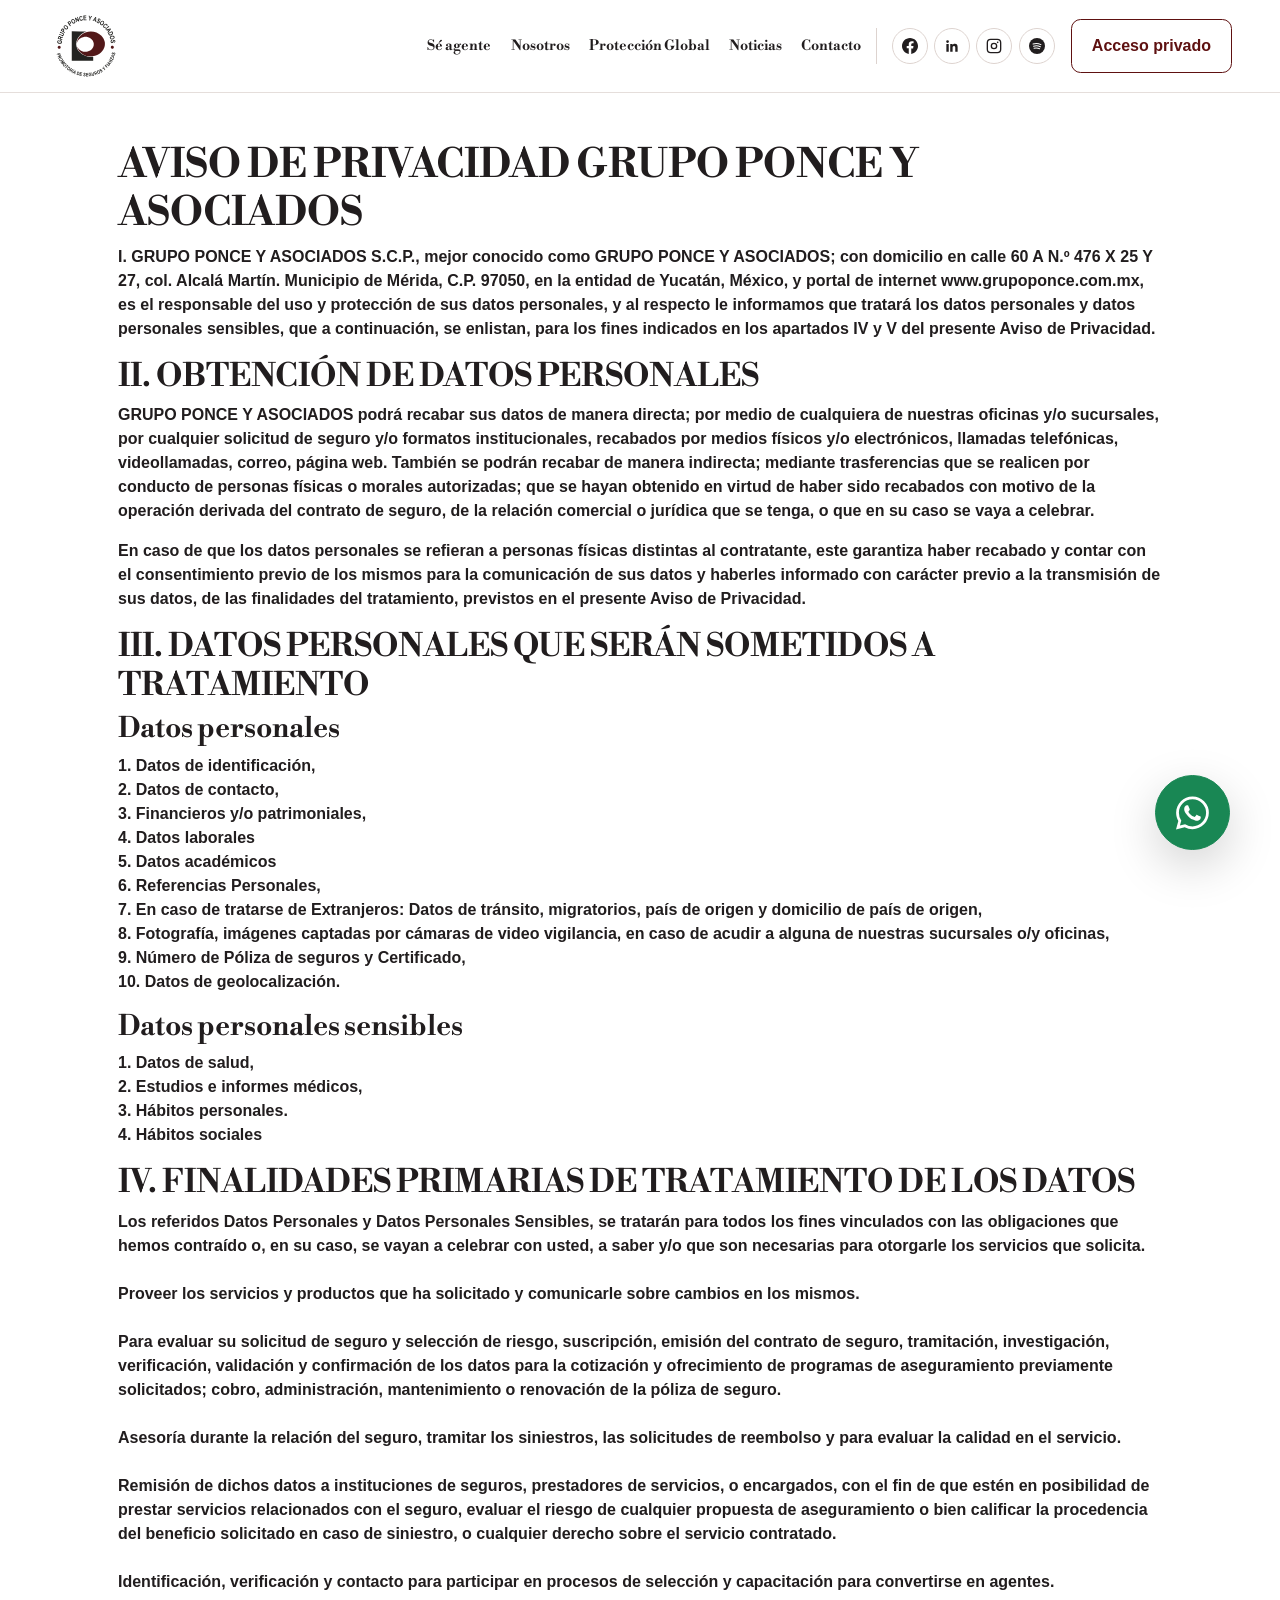
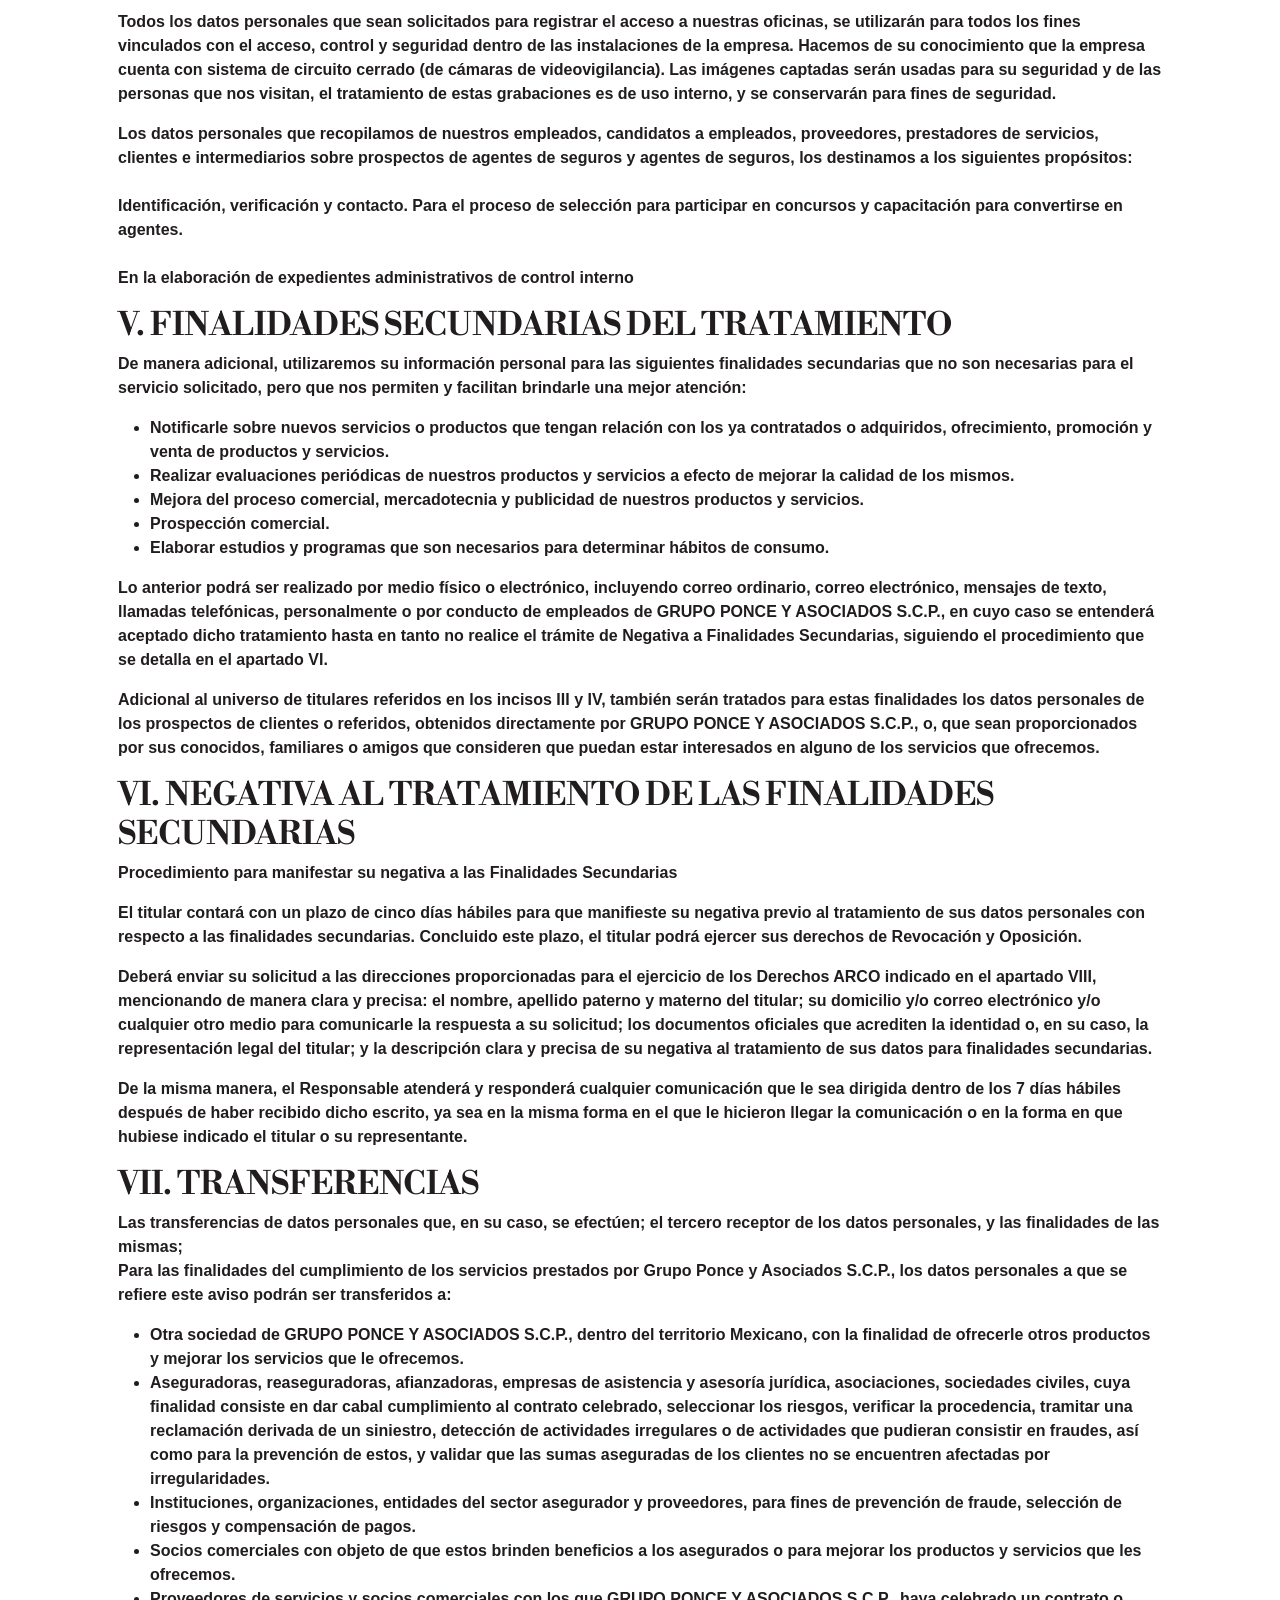
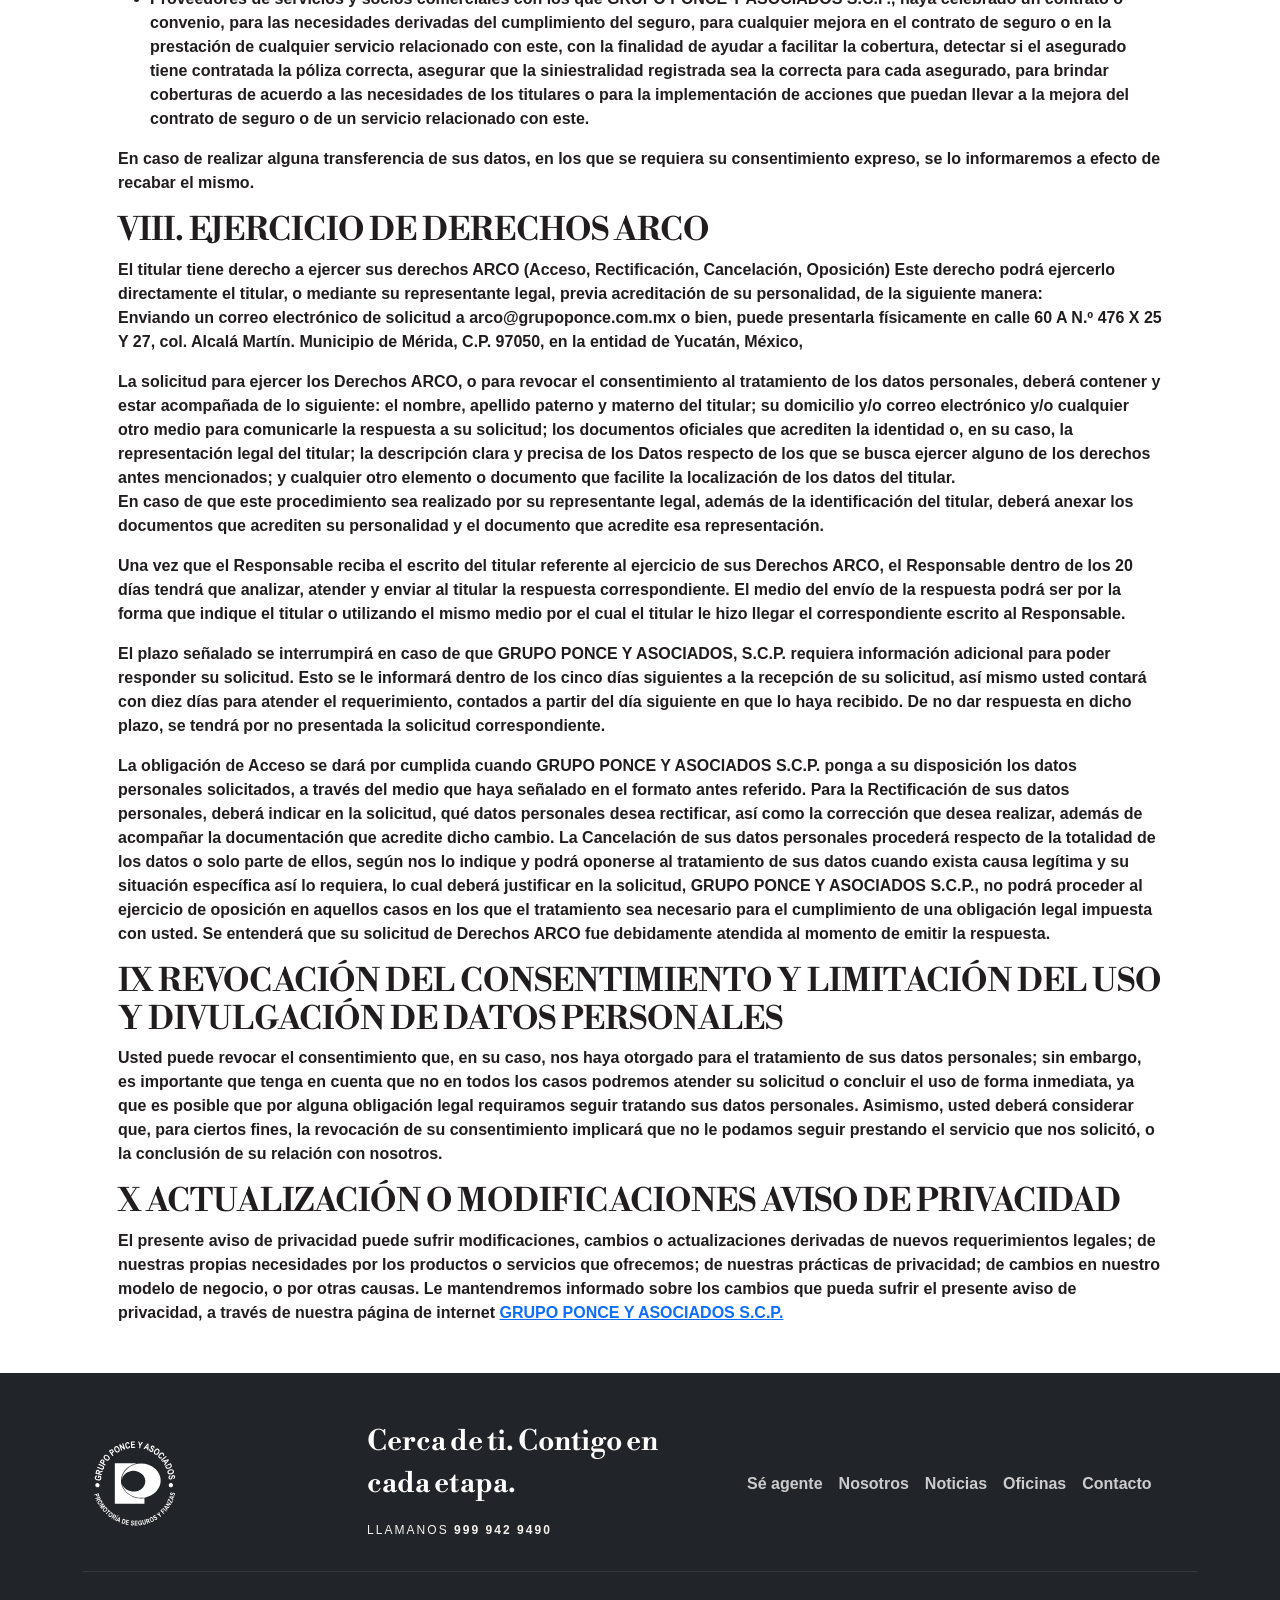
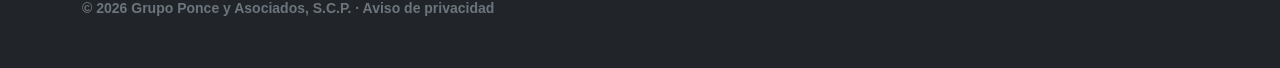
<file: pages/avpriv.html>
<!DOCTYPE html>
<html lang="es-MX">
  <head>
    <!-- Google tag (gtag.js) -->
    <script async src="https://www.googletagmanager.com/gtag/js?id=G-E01X7MD95J"></script>
    <script>
      window.dataLayer = window.dataLayer || [];
      function gtag(){dataLayer.push(arguments);}
      gtag('js', new Date());

      gtag('config', 'G-E01X7MD95J');
    </script>
    <meta charset="utf-8" />
    <meta name="viewport" content="width=device-width, initial-scale=1" />
    <meta
      name="description"
      content="Grupo Ponce y Asociados: asesoría en seguros y desarrollo de agentes profesionales."
    />
    <meta name="theme-color" content="#5E1111" />
    <title>Grupo Ponce y Asociados</title>
    <link rel="icon" type="image/x-icon" href="../images/logo-sin-SCP.svg" />
    <link rel="preconnect" href="https://fonts.googleapis.com" />
    <link rel="preconnect" href="https://fonts.gstatic.com" crossorigin />
    <link
      href="https://fonts.googleapis.com/css2?family=Libre+Bodoni:wght@600;700&display=swap"
      rel="stylesheet"
    />
    <link
      href="https://cdn.jsdelivr.net/npm/bootstrap@5.3.3/dist/css/bootstrap.min.css"
      rel="stylesheet"
    />
    <link rel="stylesheet" href="../src/style.css">
  </head>
  <body>
    <a
      class="visually-hidden-focusable position-fixed top-0 start-0 bg-dark text-white p-3"
      style="z-index:2000"
      href="#contenido"
      >Saltar al contenido</a>

    <nav
      class="navbar navbar-expand-xl sticky-top"
      aria-label="Navegación principal"
    >
      <div class="container-fluid px-3 px-lg-5">
        <a
          class="navbar-brand p-0"
          href="../index.html"
          aria-label="Grupo Ponce, inicio"
          ><img
            src="../src/images/logo-sin-SCP.svg"
            alt="Grupo Ponce y Asociados"
        /></a>
        <button
          class="navbar-toggler"
          type="button"
          data-bs-toggle="collapse"
          data-bs-target="#navbarMain"
          aria-controls="navbarMain"
          aria-expanded="false"
          aria-label="Abrir menú"
        >
          <span class="navbar-toggler-icon"></span>
        </button>
        <div class="collapse navbar-collapse" id="navbarMain">
          <ul class="navbar-nav ms-auto align-items-xl-center">
            <li class="nav-item">
              <a class="nav-link" href="../pages/seagente.html">Sé agente</a>
            </li>
            <li class="nav-item">
              <a class="nav-link" href="../pages/nosotros.html">Nosotros</a>
            </li>
            <li class="nav-item">
              <a class="nav-link" href="https://www.proteccionglobalfinanciera.com/"
                >Protección Global</a
              >
            </li>
            <li class="nav-item">
              <a class="nav-link" href="../pages/noticias.html">Noticias</a>
            </li>
            <li class="nav-item">
              <a class="nav-link interest-trigger" data-interest="Otro" href="../index.html#contacto">Contacto</a>
            </li>
          </ul>
          <div class="social-list" aria-label="Redes sociales">
            <a
              class="social-link"
              href="https://es-la.facebook.com/promotoriagrupoponce/"
              target="_blank"
              rel="noopener noreferrer"
              aria-label="Facebook"
              title="Facebook"
              ><svg viewBox="0 0 24 24" aria-hidden="true">
                <path
                  d="M24 12.073C24 5.405 18.627 0 12 0S0 5.405 0 12.073C0 18.1 4.388 23.094 10.125 24v-8.438H7.078v-3.49h3.047V9.413c0-3.025 1.792-4.697 4.533-4.697 1.313 0 2.686.236 2.686.236v2.973H15.83c-1.491 0-1.956.931-1.956 1.887v2.262h3.328l-.532 3.49h-2.796V24C19.612 23.094 24 18.1 24 12.073Z"
                /></svg></a>
            <a
              class="social-link"
              href="https://www.linkedin.com/in/grupo-ponce-y-asociados-a4617351"
              target="_blank"
              rel="noopener noreferrer"
              aria-label="LinkedIn"
              title="LinkedIn"
              ><svg viewBox="0 0 24 24" aria-hidden="true">
                <path
                  d="M20.447 20.452h-3.554v-5.569c0-1.328-.027-3.037-1.852-3.037-1.853 0-2.136 1.445-2.136 2.939v5.667H9.351V9h3.414v1.561h.046c.477-.9 1.637-1.85 3.37-1.85 3.601 0 4.267 2.37 4.267 5.455v6.286ZM5.337 7.433a2.062 2.062 0 1 1 0-4.124 2.062 2.062 0 0 1 0 4.124ZM3.555 9h3.564v11.452H3.555V9Z"
                /></svg></a>
            <a
              class="social-link"
              href="https://www.instagram.com/promotoriagrupoponce/"
              target="_blank"
              rel="noopener noreferrer"
              aria-label="Instagram"
              title="Instagram"
              ><svg viewBox="0 0 24 24" aria-hidden="true">
                <rect
                  x="2"
                  y="2"
                  width="20"
                  height="20"
                  rx="5"
                  fill="none"
                  stroke="currentColor"
                  stroke-width="2"
                />
                <circle
                  cx="12"
                  cy="12"
                  r="4"
                  fill="none"
                  stroke="currentColor"
                  stroke-width="2"
                />
                <circle cx="17.5" cy="6.5" r="1.25" /></svg></a>
            <a
              class="social-link"
              href="https://open.spotify.com/show/2k8UaspJMGut3fpUWNHZkK"
              target="_blank"
              rel="noopener noreferrer"
              aria-label="Spotify"
              title="Spotify"
              ><svg viewBox="0 0 24 24" aria-hidden="true">
                <circle cx="12" cy="12" r="12" />
                <path
                  class="spotify-wave"
                  d="M6.1 9.1c3.9-1.15 8.25-.86 11.8.81M6.8 12.3c3.37-.92 7.17-.65 10.25.75M7.5 15.35c2.76-.7 5.82-.47 8.5.66"
                  fill="none"
                  stroke-linecap="round"
                  stroke-width="1.55"
                /></svg></a>
          </div>
          <button
            class="btn btn-outline-primary ms-xl-3"
            type="button"
            data-bs-toggle="modal"
            data-bs-target="#accessModal"
          >
            Acceso privado
          </button>
        </div>
      </div>
    </nav>


    <main id="contenido">
        <section id="Aviso-de-privacidad">
    <div class="container my-5 px-5">
      <h1>AVISO DE PRIVACIDAD GRUPO PONCE Y ASOCIADOS</h1>
      <p>I. GRUPO PONCE Y ASOCIADOS S.C.P., mejor conocido como GRUPO PONCE Y ASOCIADOS; con domicilio en calle 60 A N.º 476 X 25 Y 27, col. Alcalá Martín. Municipio de Mérida, C.P. 97050, en la entidad de Yucatán, México, y portal de internet www.grupoponce.com.mx, es el responsable del uso y protección de sus datos personales, y al respecto le informamos que tratará los datos personales y datos personales sensibles, que a continuación, se enlistan, para los fines indicados en los apartados IV y V del presente Aviso de Privacidad.</p>
        <h2>II. OBTENCIÓN DE DATOS PERSONALES</h2>
        <p>GRUPO PONCE Y ASOCIADOS podrá recabar sus datos de manera directa; por medio de cualquiera de nuestras oficinas y/o sucursales, por cualquier solicitud de seguro y/o formatos institucionales, recabados por medios físicos y/o electrónicos, llamadas telefónicas, videollamadas, correo, página web. También se podrán recabar de manera indirecta; mediante trasferencias que se realicen por conducto de personas físicas o morales autorizadas; que se hayan obtenido en virtud de haber sido recabados con motivo de la operación derivada del contrato de seguro, de la relación comercial o jurídica que se tenga, o que en su caso se vaya a celebrar.</p>
        <p>En caso de que los datos personales se refieran a personas físicas distintas al contratante, este garantiza haber recabado y contar con el consentimiento previo de los mismos para la comunicación de sus datos y haberles informado con carácter previo a la transmisión de sus datos, de las finalidades del tratamiento, previstos en el presente Aviso de Privacidad.</p>
        <h2>III. DATOS PERSONALES QUE SERÁN SOMETIDOS A TRATAMIENTO</h2>
        <h3>Datos personales</h3>
        <p>
          1. Datos de identificación,
          <br aria-hidden />
          2. Datos de contacto,
          <br aria-hidden />
          3. Financieros y/o patrimoniales,
          <br aria-hidden />
          4. Datos laborales
          <br aria-hidden />
          5. Datos académicos
          <br aria-hidden />
          6. Referencias Personales,
          <br aria-hidden />
          7. En caso de tratarse de Extranjeros: Datos de tránsito, migratorios, país de origen y domicilio de país de origen,
          <br aria-hidden />
          8. Fotografía, imágenes captadas por cámaras de video vigilancia, en caso de acudir a alguna de nuestras sucursales o/y oficinas,
          <br aria-hidden />
          9. Número de Póliza de seguros y Certificado,
          <br aria-hidden />
          10. Datos de geolocalización.
          <br aria-hidden />
        </p>
        <h3>Datos personales sensibles</h3>
          1. Datos de salud,
          <br aria-hidden />
          2. Estudios e informes médicos,
          <br aria-hidden />
          3. Hábitos personales.
          <br aria-hidden />
          4. Hábitos sociales
        </p>
        <h2>IV. FINALIDADES PRIMARIAS DE TRATAMIENTO DE LOS DATOS</h2>
        <p>
          Los referidos Datos Personales y Datos Personales Sensibles, se tratarán para todos los fines vinculados con las obligaciones que hemos contraído o, en su caso, se vayan a celebrar con usted, a saber y/o que son necesarias para otorgarle los servicios que solicita.
          <br aria-hidden />
          <br aria-hidden />
          Proveer los servicios y productos que ha solicitado y comunicarle sobre cambios en los mismos.
          <br aria-hidden />
          <br aria-hidden />
          Para evaluar su solicitud de seguro y selección de riesgo, suscripción, emisión del contrato de seguro, tramitación, investigación, verificación, validación y confirmación de los datos para la cotización y ofrecimiento de programas de aseguramiento previamente solicitados; cobro, administración, mantenimiento o renovación de la póliza de seguro.
          <br aria-hidden />
          <br aria-hidden />
          Asesoría durante la relación del seguro, tramitar los siniestros, las solicitudes de reembolso y para evaluar la calidad en el servicio.
          <br aria-hidden />
          <br aria-hidden />
          Remisión de dichos datos a instituciones de seguros, prestadores de servicios, o encargados, con el fin de que estén en posibilidad de prestar servicios relacionados con el seguro, evaluar el riesgo de cualquier propuesta de aseguramiento o bien calificar la procedencia del beneficio solicitado en caso de siniestro, o cualquier derecho sobre el servicio contratado.
          <br aria-hidden />
          <br aria-hidden />
          Identificación, verificación y contacto para participar en procesos de selección y capacitación para convertirse en agentes.
        </p>
        <p>Todos los datos personales que sean solicitados para registrar el acceso a nuestras oficinas, se utilizarán para todos los fines vinculados con el acceso, control y seguridad dentro de las instalaciones de la empresa. Hacemos de su conocimiento que la empresa cuenta con sistema de circuito cerrado (de cámaras de videovigilancia). Las imágenes captadas serán usadas para su seguridad y de las personas que nos visitan, el tratamiento de estas grabaciones es de uso interno, y se conservarán para fines de seguridad.</p>
        <p>
          Los datos personales que recopilamos de nuestros empleados, candidatos a empleados, proveedores, prestadores de servicios, clientes e intermediarios sobre prospectos de agentes de seguros y agentes de seguros, los destinamos a los siguientes propósitos:
          <br aria-hidden />
          <br aria-hidden />
          Identificación, verificación y contacto. Para el proceso de selección para participar en concursos y capacitación para convertirse en agentes.
          <br aria-hidden />
          <br aria-hidden />
          En la elaboración de expedientes administrativos de control interno
        </p>
        <h2>V. FINALIDADES SECUNDARIAS DEL TRATAMIENTO</h2>
        <p>De manera adicional, utilizaremos su información personal para las siguientes finalidades secundarias que no son necesarias para el servicio solicitado, pero que nos permiten y facilitan brindarle una mejor atención:</p>
        <ul>
          <li>Notificarle sobre nuevos servicios o productos que tengan relación con los ya contratados o adquiridos, ofrecimiento, promoción y venta de productos y servicios.</li>
          <li>Realizar evaluaciones periódicas de nuestros productos y servicios a efecto de mejorar la calidad de los mismos.</li>
          <li>Mejora del proceso comercial, mercadotecnia y publicidad de nuestros productos y servicios.</li>
          <li>Prospección comercial.</li>
          <li>Elaborar estudios y programas que son necesarios para determinar hábitos de consumo.</li>
        </ul>
        </p>
        <p>Lo anterior podrá ser realizado por medio físico o electrónico, incluyendo correo ordinario, correo electrónico, mensajes de texto, llamadas telefónicas, personalmente o por conducto de empleados de GRUPO PONCE Y ASOCIADOS S.C.P., en cuyo caso se entenderá aceptado dicho tratamiento hasta en tanto no realice el trámite de Negativa a Finalidades Secundarias, siguiendo el procedimiento que se detalla en el apartado VI.</p>
        <p>Adicional al universo de titulares referidos en los incisos III y IV, también serán tratados para estas finalidades los datos personales de los prospectos de clientes o referidos, obtenidos directamente por GRUPO PONCE Y ASOCIADOS S.C.P., o, que sean proporcionados por sus conocidos, familiares o amigos que consideren que puedan estar interesados en alguno de los servicios que ofrecemos.</p>
        <h2>VI. NEGATIVA AL TRATAMIENTO DE LAS FINALIDADES SECUNDARIAS</h2>
            <p>
          Procedimiento para manifestar su negativa a las Finalidades Secundarias</p>
          
          <p>El titular contará con un plazo de cinco días hábiles para que manifieste su negativa previo al tratamiento de sus datos personales con respecto a las finalidades secundarias. Concluido este plazo, el titular podrá ejercer sus derechos de Revocación y Oposición.
          </p>
          <p>Deberá enviar su solicitud a las direcciones proporcionadas para el ejercicio de los Derechos ARCO indicado en el apartado VIII, mencionando de manera clara y precisa: el nombre, apellido paterno y materno del titular; su domicilio y/o correo electrónico y/o cualquier otro medio para comunicarle la respuesta a su solicitud; los documentos oficiales que acrediten la identidad o, en su caso, la representación legal del titular; y la descripción clara y precisa de su negativa al tratamiento de sus datos para finalidades secundarias.
          </p>
          <p>De la misma manera, el Responsable atenderá y responderá cualquier comunicación que le sea dirigida dentro de los 7 días hábiles después de haber recibido dicho escrito, ya sea en la misma forma en el que le hicieron llegar la comunicación o en la forma en que hubiese indicado el titular o su representante.
            </p>
        <h2>VII. TRANSFERENCIAS</h2>
        <p>
          Las transferencias de datos personales que, en su caso, se efectúen; el tercero receptor de los datos personales, y las finalidades de las mismas;
          <br aria-hidden />
          Para las finalidades del cumplimiento de los servicios prestados por Grupo Ponce y Asociados S.C.P., los datos personales a que se refiere este aviso podrán ser transferidos a:
        </p>
        <ul>
            <li>Otra sociedad de GRUPO PONCE Y ASOCIADOS S.C.P., dentro del territorio Mexicano, con la finalidad de ofrecerle otros productos y mejorar los servicios que le ofrecemos.</li>
            <li>Aseguradoras, reaseguradoras, afianzadoras, empresas de asistencia y asesoría jurídica, asociaciones, sociedades civiles, cuya finalidad consiste en dar cabal cumplimiento al contrato celebrado, seleccionar los riesgos, verificar la procedencia, tramitar una reclamación derivada de un siniestro, detección de actividades irregulares o de actividades que pudieran consistir en fraudes, así como para la prevención de estos, y validar que las sumas aseguradas de los clientes no se encuentren afectadas por irregularidades.</li>
            <li>Instituciones, organizaciones, entidades del sector asegurador y proveedores, para fines de prevención de fraude, selección de riesgos y compensación de pagos.</li>
            <li>Socios comerciales con objeto de que estos brinden beneficios a los asegurados o para mejorar los productos y servicios que les ofrecemos.</li>
            <li>Proveedores de servicios y socios comerciales con los que GRUPO PONCE Y ASOCIADOS S.C.P., haya celebrado un contrato o convenio, para las necesidades derivadas del cumplimiento del seguro, para cualquier mejora en el contrato de seguro o en la prestación de cualquier servicio relacionado con este, con la finalidad de ayudar a facilitar la cobertura, detectar si el asegurado tiene contratada la póliza correcta, asegurar que la siniestralidad registrada sea la correcta para cada asegurado, para brindar coberturas de acuerdo a las necesidades de los titulares o para la implementación de acciones que puedan llevar a la mejora del contrato de seguro o de un servicio relacionado con este.</li>
        </ul>
        <p>En caso de realizar alguna transferencia de sus datos, en los que se requiera su consentimiento expreso, se lo informaremos a efecto de recabar el mismo.</p>
        <h2>VIII. EJERCICIO DE DERECHOS ARCO</h2>
        <p>
          El titular tiene derecho a ejercer sus derechos ARCO (Acceso, Rectificación, Cancelación, Oposición) Este derecho podrá ejercerlo directamente el titular, o mediante su representante legal, previa acreditación de su personalidad, de la siguiente manera:
          <br aria-hidden />
          Enviando un correo electrónico de solicitud a arco@grupoponce.com.mx o bien, puede presentarla físicamente en calle 60 A N.º 476 X 25 Y 27, col. Alcalá Martín. Municipio de Mérida, C.P. 97050, en la entidad de Yucatán, México,
        </p>
        <p>
          La solicitud para ejercer los Derechos ARCO, o para revocar el consentimiento al tratamiento de los datos personales, deberá contener y estar acompañada de lo siguiente: el nombre, apellido paterno y materno del titular; su domicilio y/o correo electrónico y/o cualquier otro medio para comunicarle la respuesta a su solicitud; los documentos oficiales que acrediten la identidad o, en su caso, la representación legal del titular; la descripción clara y precisa de los Datos respecto de los que se busca ejercer alguno de los derechos antes mencionados; y cualquier otro elemento o documento que facilite la localización de los datos del titular.
          <br aria-hidden />
          En caso de que este procedimiento sea realizado por su representante legal, además de la identificación del titular, deberá anexar los documentos que acrediten su personalidad y el documento que acredite esa representación.
        </p>
        <p>Una vez que el Responsable reciba el escrito del titular referente al ejercicio de sus Derechos ARCO, el Responsable dentro de los 20 días tendrá que analizar, atender y enviar al titular la respuesta correspondiente. El medio del envío de la respuesta podrá ser por la forma que indique el titular o utilizando el mismo medio por el cual el titular le hizo llegar el correspondiente escrito al Responsable.</p>
        <p>El plazo señalado se interrumpirá en caso de que GRUPO PONCE Y ASOCIADOS, S.C.P. requiera información adicional para poder responder su solicitud. Esto se le informará dentro de los cinco días siguientes a la recepción de su solicitud, así mismo usted contará con diez días para atender el requerimiento, contados a partir del día siguiente en que lo haya recibido. De no dar respuesta en dicho plazo, se tendrá por no presentada la solicitud correspondiente.</p>
        <p>La obligación de Acceso se dará por cumplida cuando GRUPO PONCE Y ASOCIADOS S.C.P. ponga a su disposición los datos personales solicitados, a través del medio que haya señalado en el formato antes referido. Para la Rectificación de sus datos personales, deberá indicar en la solicitud, qué datos personales desea rectificar, así como la corrección que desea realizar, además de acompañar la documentación que acredite dicho cambio. La Cancelación de sus datos personales procederá respecto de la totalidad de los datos o solo parte de ellos, según nos lo indique y podrá oponerse al tratamiento de sus datos cuando exista causa legítima y su situación específica así lo requiera, lo cual deberá justificar en la solicitud, GRUPO PONCE Y ASOCIADOS S.C.P., no podrá proceder al ejercicio de oposición en aquellos casos en los que el tratamiento sea necesario para el cumplimiento de una obligación legal impuesta con usted. Se entenderá que su solicitud de Derechos ARCO fue debidamente atendida al momento de emitir la respuesta.</p>
        <h2>IX REVOCACIÓN DEL CONSENTIMIENTO Y LIMITACIÓN DEL USO Y DIVULGACIÓN DE DATOS PERSONALES</h2>
        <p>Usted puede revocar el consentimiento que, en su caso, nos haya otorgado para el tratamiento de sus datos personales; sin embargo, es importante que tenga en cuenta que no en todos los casos podremos atender su solicitud o concluir el uso de forma inmediata, ya que es posible que por alguna obligación legal requiramos seguir tratando sus datos personales. Asimismo, usted deberá considerar que, para ciertos fines, la revocación de su consentimiento implicará que no le podamos seguir prestando el servicio que nos solicitó, o la conclusión de su relación con nosotros.</p>
        <h2>X ACTUALIZACIÓN O MODIFICACIONES AVISO DE PRIVACIDAD</h2>
        <p>
          <span>El presente aviso de privacidad puede sufrir modificaciones, cambios o actualizaciones derivadas de nuevos requerimientos legales; de nuestras propias necesidades por los productos o servicios que ofrecemos; de nuestras prácticas de privacidad; de cambios en nuestro modelo de negocio, o por otras causas. Le mantendremos informado sobre los cambios que pueda sufrir el presente aviso de privacidad, a través de nuestra página de internet</span>
          <a href="http://grupoponce.com.mx/aviso-de-privacidad" target="_blank">
            <span href="http://grupoponce.com.mx/aviso-de-privacidad" target="_blank">
              GRUPO PONCE Y ASOCIADOS S.C.P.
            </span>
          </a>
        </p>
    </div>
    </section>

    <a href="https://wa.me/529995536449" class="btn btn-success btn-lg rounded-circle shadow-lg floating-btn" target="_blank"
              rel="noopener noreferrer" role="button">
        <svg xmlns="http://www.w3.org/2000/svg" width="40" height="40" fill="currentColor" class="bi bi-whatsapp" viewBox="0 0 16 16">
          <path d="M13.601 2.326A7.85 7.85 0 0 0 7.994 0C3.627 0 .068 3.558.064 7.926c0 1.399.366 2.76 1.057 3.965L0 16l4.204-1.102a7.9 7.9 0 0 0 3.79.965h.004c4.368 0 7.926-3.558 7.93-7.93A7.9 7.9 0 0 0 13.6 2.326zM7.994 14.521a6.6 6.6 0 0 1-3.356-.92l-.24-.144-2.494.654.666-2.433-.156-.251a6.56 6.56 0 0 1-1.007-3.505c0-3.626 2.957-6.584 6.591-6.584a6.56 6.56 0 0 1 4.66 1.931 6.56 6.56 0 0 1 1.928 4.66c-.004 3.639-2.961 6.592-6.592 6.592m3.615-4.934c-.197-.099-1.17-.578-1.353-.646-.182-.065-.315-.099-.445.099-.133.197-.513.646-.627.775-.114.133-.232.148-.43.05-.197-.1-.836-.308-1.592-.985-.59-.525-.985-1.175-1.103-1.372-.114-.198-.011-.304.088-.403.087-.088.197-.232.296-.346.1-.114.133-.198.198-.33.065-.134.034-.248-.015-.347-.05-.099-.445-1.076-.612-1.47-.16-.389-.323-.335-.445-.34-.114-.007-.247-.007-.38-.007a.73.73 0 0 0-.529.247c-.182.198-.691.677-.691 1.654s.71 1.916.81 2.049c.098.133 1.394 2.132 3.383 2.992.47.205.84.326 1.129.418.475.152.904.129 1.246.08.38-.058 1.171-.48 1.338-.943.164-.464.164-.86.114-.943-.049-.084-.182-.133-.38-.232"/>
        </svg>
    </a>

    </main>

<footer class="bg-dark text-white py-5">
      <div class="container">
        <div class="row g-4 align-items-center">
          <div class="col-lg-3">
            <img
              src="../src/images/Logo-alt.svg"
              width="105"
              height="105"
              alt="Grupo Ponce y Asociados"
            />
          </div>
          <div class="col-lg-4">
            <p class="font-bodoni fs-3 mb-0">
              Cerca de ti. Contigo en cada etapa.
              <br><a class="footer-phone link-underline link-underline-opacity-0" href="tel:+529999429490">
                <span class="fw-lighter">llamanos </span><strong>999 942 9490</strong></a>
            </p>
          </div>
          <div class="col-lg-5">
            <div class="d-flex flex-wrap gap-3">
              <a class="footer-link" href="../pages/seagente.html">Sé agente</a
              ><a class="footer-link" href="../pages/nosotros.html">Nosotros</a
              ><a class="footer-link" href="../index.html#noticias">Noticias</a
              ><a class="footer-link" href="../index.html#oficinas">Oficinas</a
              ><a class="footer-link" href="../index.html#contacto">Contacto</a>
            </div>

          </div>
        </div>
        <hr class="border-secondary my-4" />
        <small class="text-secondary"
          >© <span id="currentYear"></span> Grupo Ponce y Asociados, S.C.P. · <a href="../pages/avpriv.html" class="link-secondary link-underline-opacity-0">Aviso de privacidad</a></small
        >
      </div>
    </footer>

 <div class="modal fade" id="accessModal" tabindex="-1" aria-labelledby="accessTitle" aria-hidden="true">
      <div class="modal-dialog modal-lg modal-dialog-centered">
        <div class="modal-content">
          <div class="modal-header">
            <div>
              <p class="eyebrow mb-1">Acceso provisional</p>
              <h2 class="modal-title" id="accessTitle">
                Agentes y colaboradores
              </h2>
            </div>
            <button
              class="btn-close"
              data-bs-dismiss="modal"
              aria-label="Cerrar"
            ></button>
          </div>
          <div class="modal-body">
            <div class="spinner-wrapper">
              <div class="spinner-border" role="status">
                <span class="visually-hidden">Loading...</span>
              </div>  
            </div>
  
  <!-- Contenedor del Botón de Google -->
  <div id="googleSignInContainer" class="d-flex justify-content-center my-4"></div>
  
  <!-- Editor oculto -->
  <section id="news-editor" hidden aria-labelledby="editor-title">
            <div class="d-flex flex-column flex-md-row justify-content-between align-items-md-start gap-3 mb-3">
              <div><p class="eyebrow mb-2">Edición provisional</p><h3 class="display-6 fw-bold mb-0" id="editor-title">Administrar noticias</h3></div>
              <button class="btn btn-link link-danger fw-bold p-0" id="editor-exit" type="button">Cerrar sesión</button>
            </div>
            <p class="text-secondary">Crea, edita o elimina publicaciones. Los cambios se guardan únicamente en este navegador.</p>
            <form id="news-editor-form"></form>
            <div class="d-flex flex-wrap gap-2 border-top pt-4">
              <button class="btn btn-outline-success" id="add-news" type="button">Nueva noticia</button>
              <button class="btn btn-primary" type="submit" form="news-editor-form">Guardar cambios</button>
              <button class="btn btn-outline-danger" id="reset-news" type="button">Restaurar originales</button>
            </div>
            <p class="form-text mt-3 mb-0" id="editor-status" role="status" aria-live="polite"></p>
          </section>

</div>
        </div>
      </div>
    </div>
    
    <script src="https://cdn.jsdelivr.net/npm/bootstrap@5.3.3/dist/js/bootstrap.bundle.min.js"></script>
    <script src="https://accounts.google.com/gsi/client" async defer></script>
    <script src="../src/app.js"></script>
  </body>
</html>
</file>
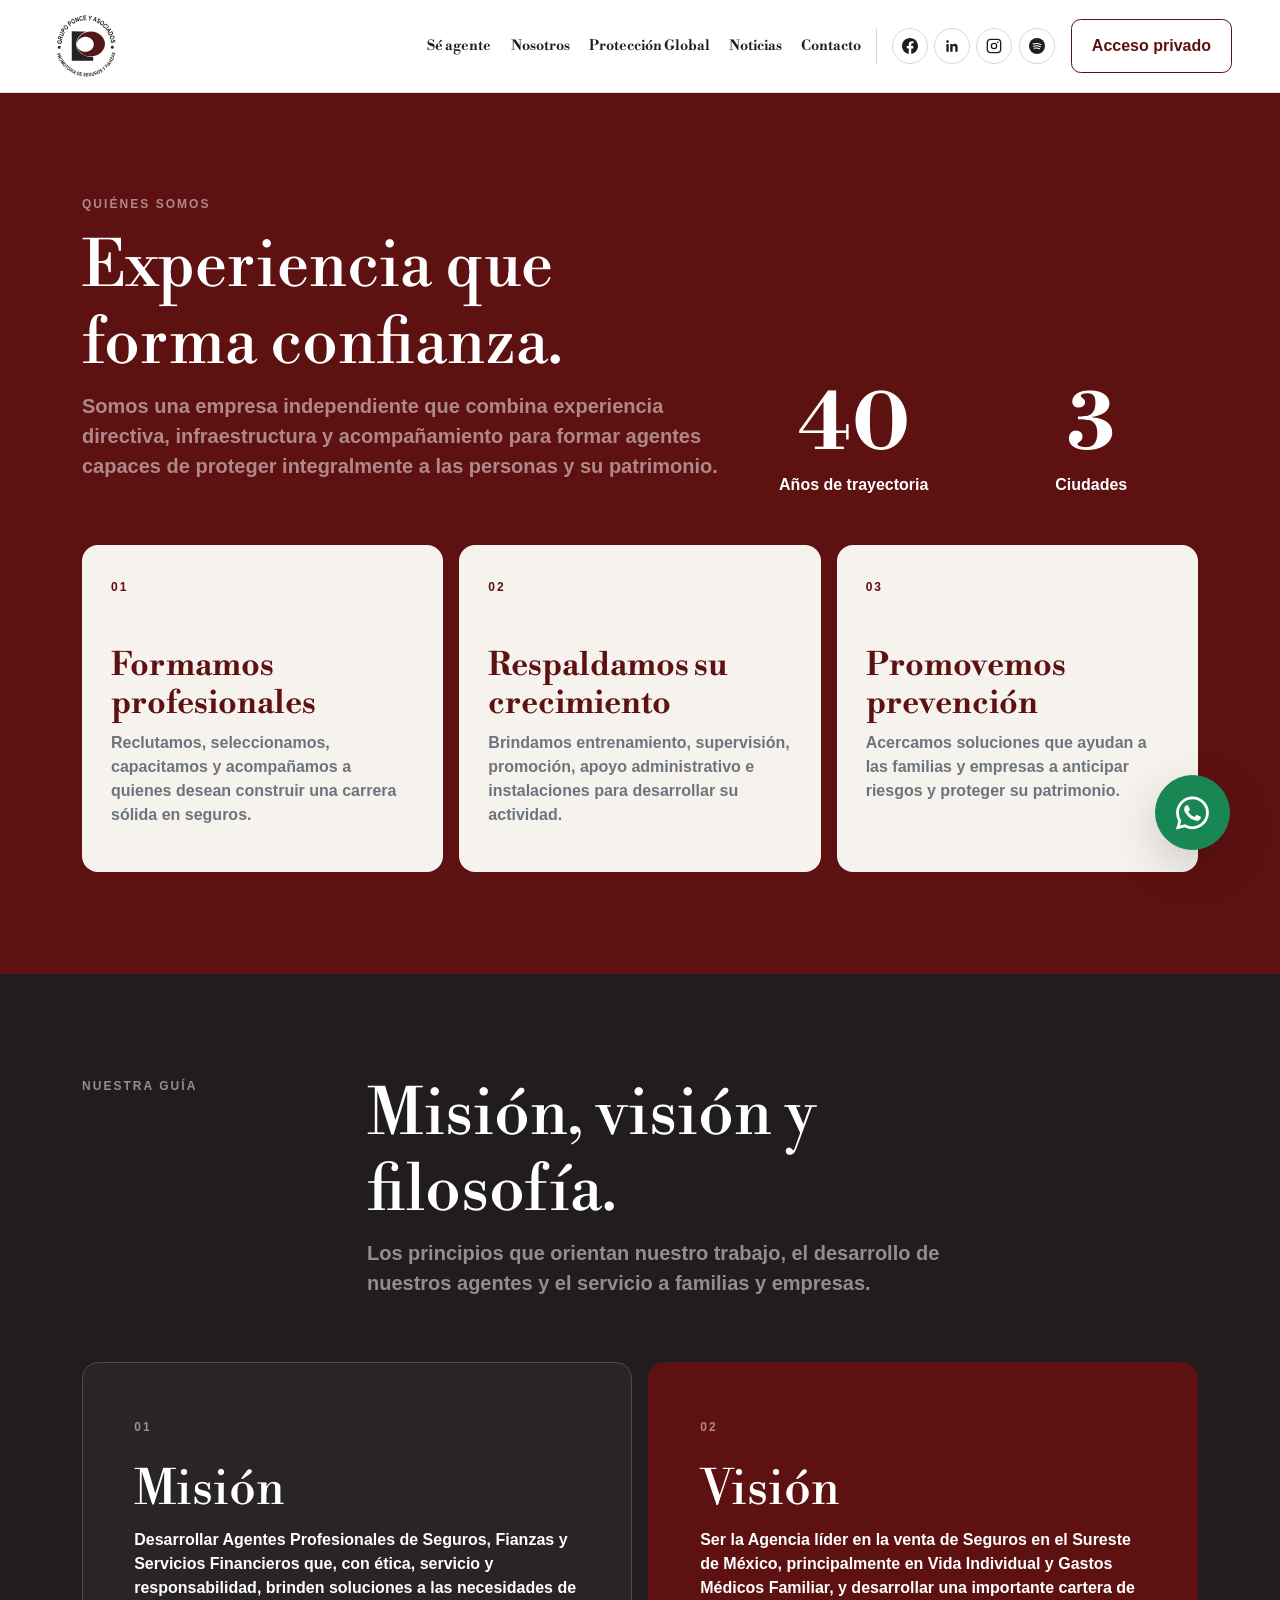
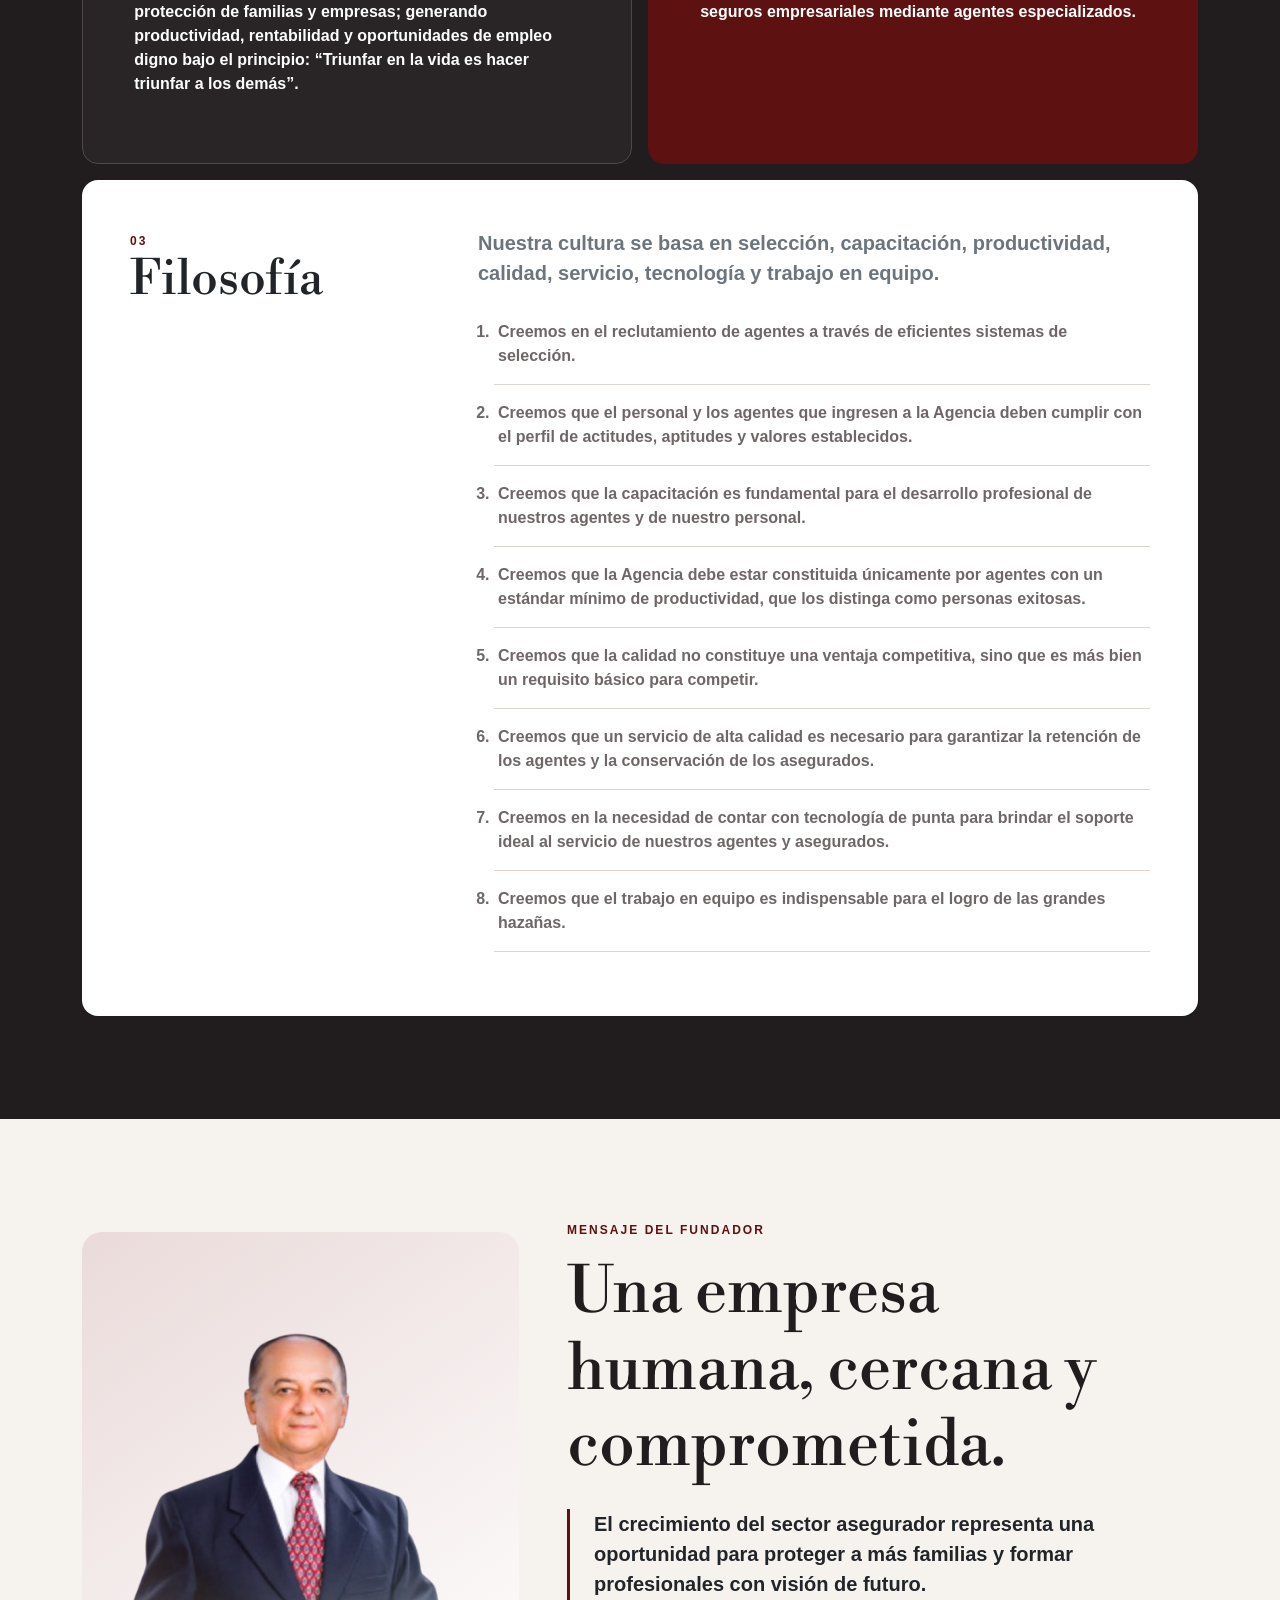
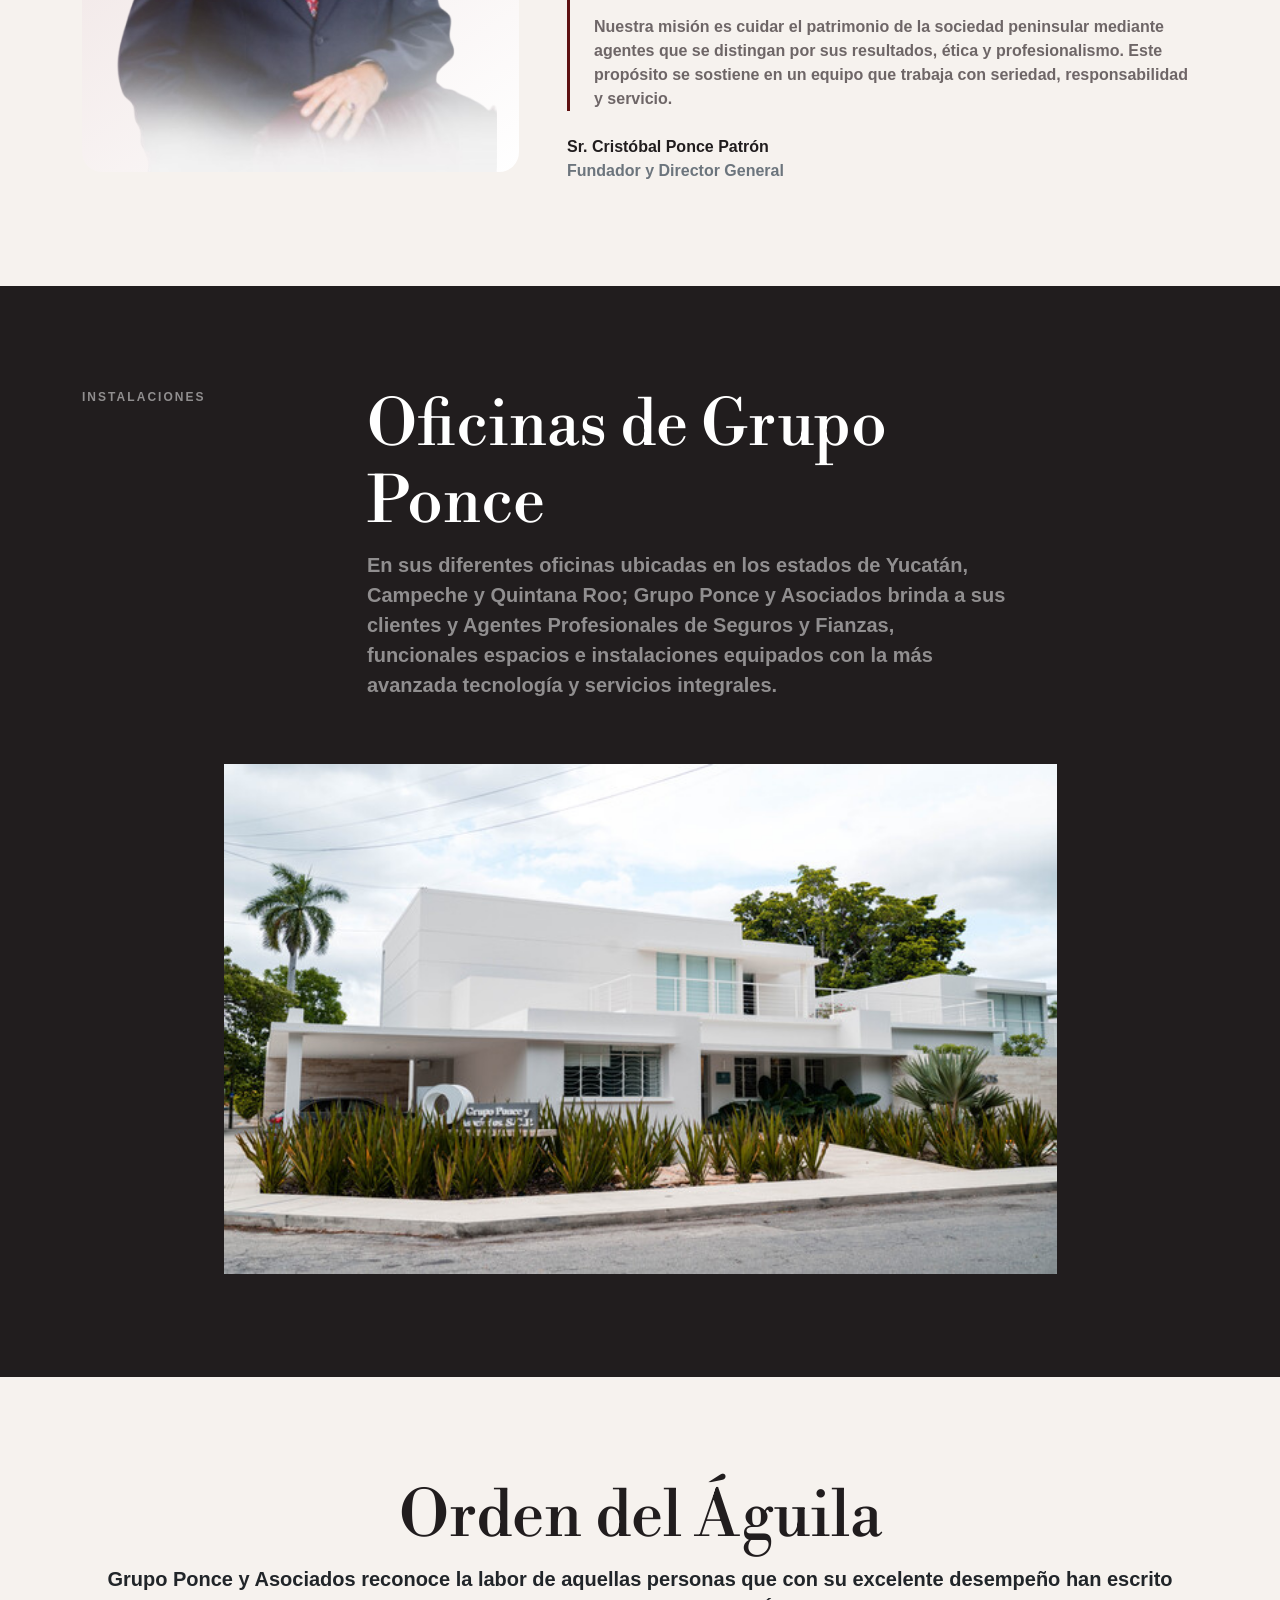
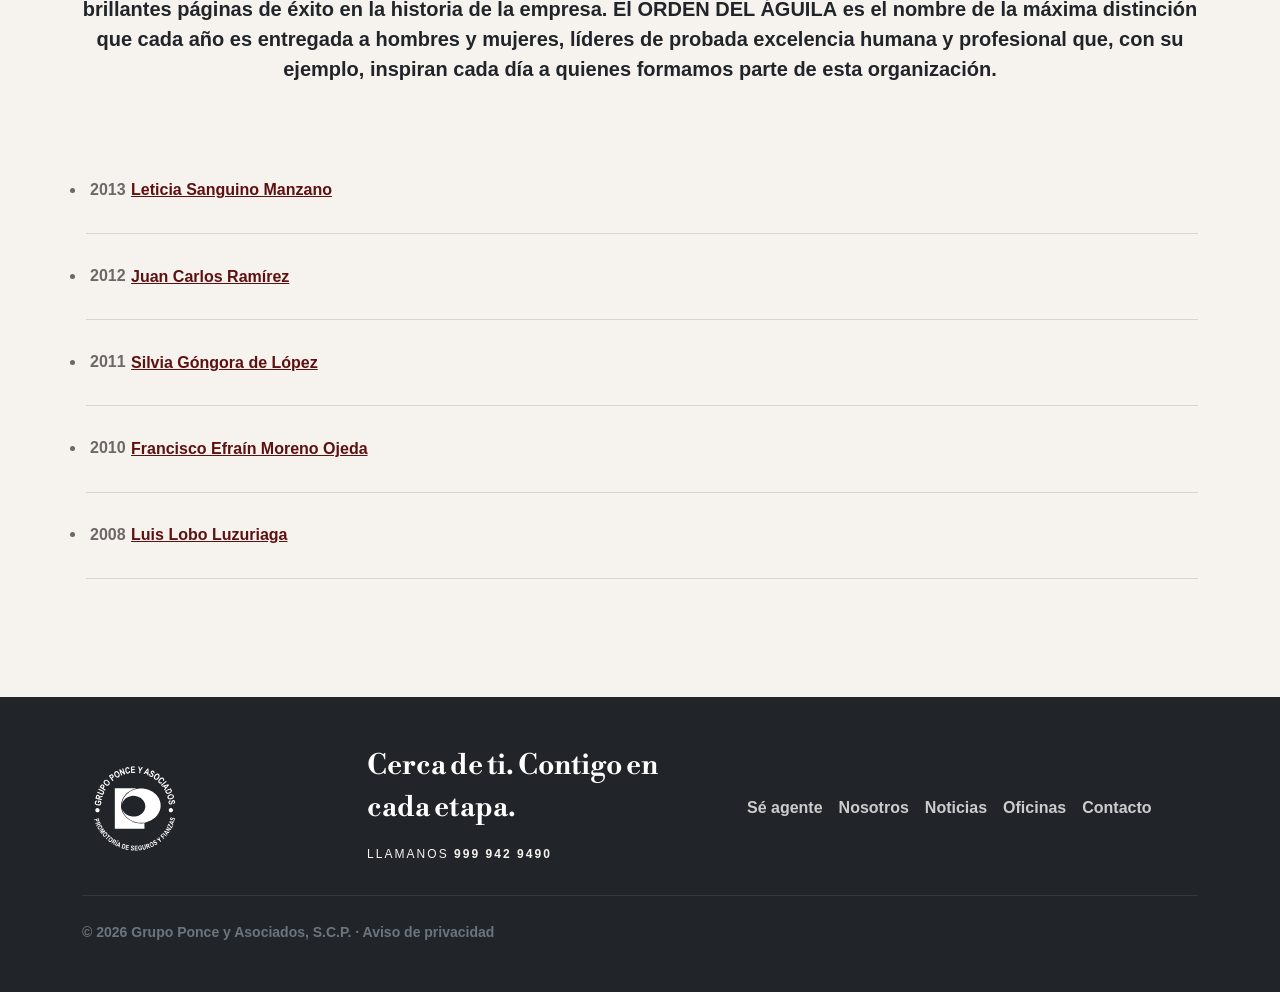
<file: pages/nosotros.html>
<!DOCTYPE html>
<html lang="es-MX">
  <head>
    <!-- Google tag (gtag.js) -->
    <script async src="https://www.googletagmanager.com/gtag/js?id=G-E01X7MD95J"></script>
    <script>
      window.dataLayer = window.dataLayer || [];
      function gtag(){dataLayer.push(arguments);}
      gtag('js', new Date());

      gtag('config', 'G-E01X7MD95J');
    </script>
    <meta charset="utf-8" />
    <meta name="viewport" content="width=device-width, initial-scale=1" />
    <meta
      name="description"
      content="Grupo Ponce y Asociados: asesoría en seguros y desarrollo de agentes profesionales."
    />
    <meta name="theme-color" content="#5E1111" />
    <title>Grupo Ponce y Asociados</title>
    <link rel="icon" type="image/x-icon" href="../images/logo-sin-SCP.svg" />
    <link rel="preconnect" href="https://fonts.googleapis.com" />
    <link rel="preconnect" href="https://fonts.gstatic.com" crossorigin />
    <link
      href="https://fonts.googleapis.com/css2?family=Libre+Bodoni:wght@600;700&display=swap"
      rel="stylesheet"
    />
    <link
      href="https://cdn.jsdelivr.net/npm/bootstrap@5.3.3/dist/css/bootstrap.min.css"
      rel="stylesheet"
    />
    <link rel="stylesheet" href="../src/style.css">
  </head>
  <body>
    <a
      class="visually-hidden-focusable position-fixed top-0 start-0 bg-dark text-white p-3"
      style="z-index:2000"
      href="#contenido"
      >Saltar al contenido</a>
   <nav
      class="navbar navbar-expand-xl sticky-top"
      aria-label="Navegación principal"
    >
      <div class="container-fluid px-3 px-lg-5">
        <a
          class="navbar-brand p-0"
          href="../index.html"
          aria-label="Grupo Ponce, inicio"
          ><img
            src="../src/images/logo-sin-SCP.svg"
            alt="Grupo Ponce y Asociados"
        /></a>
        <button
          class="navbar-toggler"
          type="button"
          data-bs-toggle="collapse"
          data-bs-target="#navbarMain"
          aria-controls="navbarMain"
          aria-expanded="false"
          aria-label="Abrir menú"
        >
          <span class="navbar-toggler-icon"></span>
        </button>
        <div class="collapse navbar-collapse" id="navbarMain">
          <ul class="navbar-nav ms-auto align-items-xl-center">
            <li class="nav-item">
              <a class="nav-link" href="../pages/seagente.html">Sé agente</a>
            </li>
            <li class="nav-item">
              <a class="nav-link" href="../pages/nosotros.html">Nosotros</a>
            </li>
            <li class="nav-item">
              <a class="nav-link" href="https://www.proteccionglobalfinanciera.com/"
                >Protección Global</a
              >
            </li>
            <li class="nav-item">
              <a class="nav-link" href="../pages/noticias.html">Noticias</a>
            </li>
            <li class="nav-item">
              <a class="nav-link interest-trigger" data-interest="Otro" href="../index.html#contacto">Contacto</a>
            </li>
          </ul>
          <div class="social-list" aria-label="Redes sociales">
            <a
              class="social-link"
              href="https://es-la.facebook.com/promotoriagrupoponce/"
              target="_blank"
              rel="noopener noreferrer"
              aria-label="Facebook"
              title="Facebook"
              ><svg viewBox="0 0 24 24" aria-hidden="true">
                <path
                  d="M24 12.073C24 5.405 18.627 0 12 0S0 5.405 0 12.073C0 18.1 4.388 23.094 10.125 24v-8.438H7.078v-3.49h3.047V9.413c0-3.025 1.792-4.697 4.533-4.697 1.313 0 2.686.236 2.686.236v2.973H15.83c-1.491 0-1.956.931-1.956 1.887v2.262h3.328l-.532 3.49h-2.796V24C19.612 23.094 24 18.1 24 12.073Z"
                /></svg></a>
            <a
              class="social-link"
              href="https://www.linkedin.com/in/grupo-ponce-y-asociados-a4617351"
              target="_blank"
              rel="noopener noreferrer"
              aria-label="LinkedIn"
              title="LinkedIn"
              ><svg viewBox="0 0 24 24" aria-hidden="true">
                <path
                  d="M20.447 20.452h-3.554v-5.569c0-1.328-.027-3.037-1.852-3.037-1.853 0-2.136 1.445-2.136 2.939v5.667H9.351V9h3.414v1.561h.046c.477-.9 1.637-1.85 3.37-1.85 3.601 0 4.267 2.37 4.267 5.455v6.286ZM5.337 7.433a2.062 2.062 0 1 1 0-4.124 2.062 2.062 0 0 1 0 4.124ZM3.555 9h3.564v11.452H3.555V9Z"
                /></svg></a>
            <a
              class="social-link"
              href="https://www.instagram.com/promotoriagrupoponce/"
              target="_blank"
              rel="noopener noreferrer"
              aria-label="Instagram"
              title="Instagram"
              ><svg viewBox="0 0 24 24" aria-hidden="true">
                <rect
                  x="2"
                  y="2"
                  width="20"
                  height="20"
                  rx="5"
                  fill="none"
                  stroke="currentColor"
                  stroke-width="2"
                />
                <circle
                  cx="12"
                  cy="12"
                  r="4"
                  fill="none"
                  stroke="currentColor"
                  stroke-width="2"
                />
                <circle cx="17.5" cy="6.5" r="1.25" /></svg></a>
            <a
              class="social-link"
              href="https://open.spotify.com/show/2k8UaspJMGut3fpUWNHZkK"
              target="_blank"
              rel="noopener noreferrer"
              aria-label="Spotify"
              title="Spotify"
              ><svg viewBox="0 0 24 24" aria-hidden="true">
                <circle cx="12" cy="12" r="12" />
                <path
                  class="spotify-wave"
                  d="M6.1 9.1c3.9-1.15 8.25-.86 11.8.81M6.8 12.3c3.37-.92 7.17-.65 10.25.75M7.5 15.35c2.76-.7 5.82-.47 8.5.66"
                  fill="none"
                  stroke-linecap="round"
                  stroke-width="1.55"
                /></svg></a>
          </div>
          <button
            class="btn btn-outline-primary ms-xl-3"
            type="button"
            data-bs-toggle="modal"
            data-bs-target="#accessModal"
          >
            Acceso privado
          </button>
        </div>
      </div>
    </nav>

   <main id="contenido">
   <section class="section-space affiliate" id="nosotros">
        <div class="container">
          <div class="row align-items-end mb-5">
            <div class="col-lg-7">
              <p class="eyebrow text-white-50">Quiénes somos</p>
              <h2 class="display-3">Experiencia que forma confianza.</h2>
              <p class="fs-5 text-white-50">
                Somos una empresa independiente que combina experiencia
                directiva, infraestructura y acompañamiento para formar agentes
                capaces de proteger integralmente a las personas y su
                patrimonio.
              </p>
            </div>
            <div class="col-lg-5">
              <div class="row text-center mt-4 mt-lg-0">
                <div class="col-6">
                  <strong class="display-1 font-bodoni">40</strong
                  ><span class="d-block fw-bold">Años de trayectoria</span>
                </div>
                <div class="col-6">
                  <strong class="display-1 font-bodoni">3</strong
                  ><span class="d-block fw-bold">Ciudades</span>
                </div>
              </div>
            </div>
          </div>
          <div class="row g-3">
            <div class="col-lg-4">
              <article class="identity-card">
                <span class="eyebrow">01</span>
                <h3 class="mt-5 text-brand">Formamos profesionales</h3>
                <p class="text-secondary">
                  Reclutamos, seleccionamos, capacitamos y acompañamos a quienes
                  desean construir una carrera sólida en seguros.
                </p>
              </article>
            </div>
            <div class="col-lg-4">
              <article class="identity-card">
                <span class="eyebrow">02</span>
                <h3 class="mt-5 text-brand">Respaldamos su crecimiento</h3>
                <p class="text-secondary">
                  Brindamos entrenamiento, supervisión, promoción, apoyo
                  administrativo e instalaciones para desarrollar su actividad.
                </p>
              </article>
            </div>
            <div class="col-lg-4">
              <article class="identity-card">
                <span class="eyebrow">03</span>
                <h3 class="mt-5 text-brand">Promovemos prevención</h3>
                <p class="text-secondary">
                  Acercamos soluciones que ayudan a las familias y empresas a
                  anticipar riesgos y proteger su patrimonio.
                </p>
              </article>
            </div>
          </div>
        </div>
      </section>

      <section class="section-space bg-ink text-white" id="principios">
        <div class="container">
          <div class="row mb-5">
            <div class="col-lg-3">
              <p class="eyebrow text-white-50">Nuestra guía</p>
            </div>
            <div class="col-lg-7">
              <h2 class="display-3">Misión, visión y filosofía.</h2>
              <p class="fs-5 text-white-50">
                Los principios que orientan nuestro trabajo, el desarrollo de
                nuestros agentes y el servicio a familias y empresas.
              </p>
            </div>
          </div>
          <div class="row g-3">
            <div class="col-lg-6">
              <article class="principle-card">
                <span class="eyebrow text-white-50">01</span>
                <h3 class="display-5 mt-4">Misión</h3>
                <p>
                  Desarrollar Agentes Profesionales de Seguros, Fianzas y
                  Servicios Financieros que, con ética, servicio y
                  responsabilidad, brinden soluciones a las necesidades de
                  protección de familias y empresas; generando productividad,
                  rentabilidad y oportunidades de empleo digno bajo el
                  principio: “Triunfar en la vida es hacer triunfar a los
                  demás”.
                </p>
              </article>
            </div>
            <div class="col-lg-6">
              <article class="principle-card vision">
                <span class="eyebrow text-white-50">02</span>
                <h3 class="display-5 mt-4">Visión</h3>
                <p>
                  Ser la Agencia líder en la venta de Seguros en el Sureste de
                  México, principalmente en Vida Individual y Gastos Médicos
                  Familiar, y desarrollar una importante cartera de seguros
                  empresariales mediante agentes especializados.
                </p>
              </article>
            </div>
          </div>
          <article class="bg-white text-dark rounded-4 p-4 p-lg-5 mt-3">
            <div class="row">
              <div class="col-lg-4">
                <span class="eyebrow">03</span>
                <h3 class="display-5">Filosofía</h3>
              </div>
              <div class="col-lg-8">
                <p class="fs-5 text-secondary">
                  Nuestra cultura se basa en selección, capacitación,
                  productividad, calidad, servicio, tecnología y trabajo en
                  equipo.
                </p>
                <ol class="philosophy-list ps-3">
                  <li>
                    Creemos en el reclutamiento de agentes a través de eficientes sistemas de selección.
                  </li>
                  <li>
                    Creemos que el personal y los agentes que ingresen a la Agencia deben cumplir con el perfil de actitudes, aptitudes y valores establecidos.
                  </li>
                  <li>
                    Creemos que la capacitación es fundamental para el desarrollo profesional de nuestros agentes y de nuestro personal.
                  </li>
                  <li>
                    Creemos que la Agencia debe estar constituida únicamente por agentes con un estándar mínimo de productividad, que los distinga como personas exitosas.
                  </li>
                  <li>Creemos que la calidad no constituye una ventaja competitiva, sino que es más bien un requisito básico para competir.
                    </li>
                  <li>
                    Creemos que un servicio de alta calidad es necesario para garantizar la retención de los agentes y la conservación de los asegurados.
                  </li>
                  <li>
                    Creemos en la necesidad de contar con tecnología de punta para brindar el soporte ideal al servicio de nuestros agentes y asegurados.
                  </li>
                  <li>
                    Creemos que el trabajo en equipo es indispensable para el logro de las grandes hazañas. 
                  </li>
                </ol>
              </div>
            </div>
          </article>
        </div>
      </section>
      
      <section class="section-space bg-paper" id="fundador">
        <div class="container">
          <div class="row g-5 align-items-center">
            <div class="col-lg-5">
              <div class="founder-image">
                <img
                  src="../src/images/image-removebg-preview-1.svg" 
                  alt="Sr. Cristóbal Ponce Patrón, fundador y director general"
                />
              </div>
            </div>
            <div class="col-lg-7">
              <p class="eyebrow">Mensaje del fundador</p>
              <h2 class="display-3">
                Una empresa humana, cercana y comprometida.
              </h2>
              <blockquote class="my-4">
                <p class="fs-5 text-dark">
                  El crecimiento del sector asegurador representa una
                  oportunidad para proteger a más familias y formar
                  profesionales con visión de futuro.
                </p>
                <p>
                  Nuestra misión es cuidar el patrimonio de la sociedad
                  peninsular mediante agentes que se distingan por sus
                  resultados, ética y profesionalismo. Este propósito se
                  sostiene en un equipo que trabaja con seriedad,
                  responsabilidad y servicio.
                </p>
              </blockquote>
              <strong>Sr. Cristóbal Ponce Patrón</strong
              ><span class="d-block text-secondary"
                >Fundador y Director General</span
              >
            </div>
          </div>
        </div>
      </section>

      <section class="section-space bg-ink text-white" id="instalaciones">
        <div class="container">
          <div class="row mb-5">
            <div class="col-lg-3">
              <p class="eyebrow text-white-50">Instalaciones</p>
            </div>
            <div class="col-lg-7">
              <h2 class="display-3">Oficinas de Grupo Ponce</h2>
              <p class="fs-5 text-white-50">
                En sus diferentes oficinas ubicadas en los estados de Yucatán, Campeche y Quintana Roo; Grupo Ponce y Asociados brinda a sus clientes y Agentes Profesionales de Seguros y Fianzas, funcionales espacios e instalaciones equipados con la más avanzada tecnología y servicios integrales.
              </p>
            </div>
          </div>
          <div class="row g-3 justify-content-center">
            <div class="col-md-8 col-lg-9">
              <div class="carousel slide" data-bs-ride="carousel" data-bs-interval="3000">
                <div class="carousel-inner">
                  <div class="carousel-item active">
                    <img src="../src/images/I1.svg" class="d-block w-100" alt="...">
                  </div>
                  <div class="carousel-item">
                    <img src="../src/images/I2.svg" class="d-block w-100" alt="...">
                  </div>
                  <div class="carousel-item">
                    <img src="../src/images/I3.svg" class="d-block w-100" alt="...">
                  </div>
                  <div class="carousel-item">
                    <img src="../src/images/I4.svg" class="d-block w-100" alt="...">
                  </div>
                  <div class="carousel-item">
                    <img src="../src/images/I5.svg" class="d-block w-100" alt="...">
                  </div>
                  <div class="carousel-item">
                    <img src="../src/images/I6.svg" class="d-block w-100" alt="...">
                  </div>
                  <div class="carousel-item">
                    <img src="../src/images/campeche2.svg" class="d-block w-100" alt="...">
                  </div>
                </div>
              </div>
            </div>
          </div>
        </div>
      </section>

      <section class="section-space bg-paper" id="Orden-del-aguila">
        <div class="container">
          <div class="row mb-5 text-center">
            <h2 class="display-3">Orden del Águila</h2>
            <p class="fs-5 text-dark">
              Grupo Ponce y Asociados reconoce la labor de aquellas personas que con su 
              excelente desempeño han escrito brillantes páginas de éxito en la historia de 
              la empresa. <strong>El ORDEN DEL ÁGUILA</strong> es el nombre de la máxima distinción que cada 
              año es entregada a hombres y mujeres, líderes de probada excelencia humana y 
              profesional que, con su ejemplo, inspiran cada día a quienes formamos parte de esta 
              organización.
            </p>
          </div>
          <div class="row">
            <ul class="philosophy-list ps-3">
                  <li>
                    2013 <button class="btn btn-link text-brand text-start px-0 mt-auto"
                  data-bs-toggle="modal"
                  data-bs-target="#LeticiaModal">Leticia Sanguino Manzano</button>
                  </li>
                  <li>
                    2012 <button class="btn btn-link text-brand text-start px-0 mt-auto"
                  data-bs-toggle="modal"
                  data-bs-target="#JuanModal">Juan Carlos Ramírez</button>
                  </li>
                  <li>
                    2011 <button class="btn btn-link text-brand text-start px-0 mt-auto"
                  data-bs-toggle="modal"
                  data-bs-target="#SilviaModal">Silvia Góngora de López</button>
                  </li>
                  <li>
                    2010 <button class="btn btn-link text-brand text-start px-0 mt-auto"
                  data-bs-toggle="modal"
                  data-bs-target="#FranciscoModal">Francisco Efraín Moreno Ojeda</button>
                  </li>
                  <li>2008 <button class="btn btn-link text-brand text-start px-0 mt-auto"
                  data-bs-toggle="modal"
                  data-bs-target="#LuisModal">Luis Lobo Luzuriaga</button>
                    </li>
              </ul>
          </div>
        </div>
      </section>
      
      <a href="https://wa.me/529995536449" class="btn btn-success btn-lg rounded-circle shadow-lg floating-btn" target="_blank"
              rel="noopener noreferrer" role="button" target="_blank">
        <svg xmlns="http://www.w3.org/2000/svg" width="40" height="40" fill="currentColor" class="bi bi-whatsapp" viewBox="0 0 16 16">
          <path d="M13.601 2.326A7.85 7.85 0 0 0 7.994 0C3.627 0 .068 3.558.064 7.926c0 1.399.366 2.76 1.057 3.965L0 16l4.204-1.102a7.9 7.9 0 0 0 3.79.965h.004c4.368 0 7.926-3.558 7.93-7.93A7.9 7.9 0 0 0 13.6 2.326zM7.994 14.521a6.6 6.6 0 0 1-3.356-.92l-.24-.144-2.494.654.666-2.433-.156-.251a6.56 6.56 0 0 1-1.007-3.505c0-3.626 2.957-6.584 6.591-6.584a6.56 6.56 0 0 1 4.66 1.931 6.56 6.56 0 0 1 1.928 4.66c-.004 3.639-2.961 6.592-6.592 6.592m3.615-4.934c-.197-.099-1.17-.578-1.353-.646-.182-.065-.315-.099-.445.099-.133.197-.513.646-.627.775-.114.133-.232.148-.43.05-.197-.1-.836-.308-1.592-.985-.59-.525-.985-1.175-1.103-1.372-.114-.198-.011-.304.088-.403.087-.088.197-.232.296-.346.1-.114.133-.198.198-.33.065-.134.034-.248-.015-.347-.05-.099-.445-1.076-.612-1.47-.16-.389-.323-.335-.445-.34-.114-.007-.247-.007-.38-.007a.73.73 0 0 0-.529.247c-.182.198-.691.677-.691 1.654s.71 1.916.81 2.049c.098.133 1.394 2.132 3.383 2.992.47.205.84.326 1.129.418.475.152.904.129 1.246.08.38-.058 1.171-.48 1.338-.943.164-.464.164-.86.114-.943-.049-.084-.182-.133-.38-.232"/>
        </svg>
      </a>

      </main>
       <footer class="bg-dark text-white py-5">
      <div class="container">
        <div class="row g-4 align-items-center">
          <div class="col-lg-3">
            <img
              src="../src/images/Logo-alt.svg"
              width="105"
              height="105"
              alt="Grupo Ponce y Asociados"
            />
          </div>
          <div class="col-lg-4">
            <p class="font-bodoni fs-3 mb-0">
              Cerca de ti. Contigo en cada etapa.
              <br><a class="footer-phone link-underline link-underline-opacity-0" href="tel:+529999429490">
                <span class="fw-lighter">llamanos </span><strong>999 942 9490</strong></a>
            </p>
          </div>
          <div class="col-lg-5">
            <div class="d-flex flex-wrap gap-3">
              <a class="footer-link" href="../pages/seagente.html">Sé agente</a
              ><a class="footer-link" href="../pages/nosotros.html">Nosotros</a
              ><a class="footer-link" href="../pages/noticias.html">Noticias</a
              ><a class="footer-link" href="../index.html#oficinas">Oficinas</a
              ><a class="footer-link" href="../index.html#contacto">Contacto</a>
            </div>

          </div>
        </div>
        <hr class="border-secondary my-4" />
        <small class="text-secondary"
          >© <span id="currentYear"></span> Grupo Ponce y Asociados, S.C.P. · <a href="../pages/avpriv.html" class="link-secondary link-underline-opacity-0">Aviso de privacidad</a></small
        >
      </div>
    </footer>

    <div
      class="modal fade"
      id="LeticiaModal"
      tabindex="-1"
      aria-labelledby="leticiaTitle"
      aria-hidden="true"
    >
      <div class="modal-dialog modal-xl modal-dialog-centered">
        <div class="modal-content bg-rose">
          <div class="modal-header">
            <div>
              <h2 class="modal-title" id="leticiaTitle">Leticia Sanguino Manzano</h2>
            </div>
            <button
              class="btn-close"
              data-bs-dismiss="modal"
              aria-label="Cerrar"
            ></button>
          </div>
          <div class="modal-body pt-2">
            <div class="row g-5">
              <div class="col-lg-5 text-center">
                <img
                  src="../src/images/dona-lety-ch.svg"
                  class="img-fluid rounded border border-primary border-4"
                  alt="Leticia Sanguino Manzano, agente de seguros y colaboradora de Grupo Ponce y Asociados"
                />
              </div>
              <div class="col-lg-7">
                <p class="text-secondary">
                  Leticia Sanguino inició su vida profesional laborando en un banco, pero debido a 
                  conflictos de horario y ser madre de dos hijos, se vio obligada a renunciar. El 
                  carácter emprendedor de Doña Lety, como cariñosamente le llaman, le impidió quedarse 
                  de brazos cruzados ante esta situación y un día, leyendo el periódico llamó su atención
                   un anuncio en el que solicitaban un puesto laboral como Agente de Seguros. Doña Lety a
                   cudió a la cita descubriendo que, con una administración adecuada, esta nueva 
                   actividad podría brindarle la gran oportunidad de trabajar sin descuidar sus labores 
                   familiares y de ama de casa. Es así que en 1989 inició su carrera como agente se 
                   seguros en una agencia de la ciudad de Mérida.<br>
                  Sin embargo, debido a diversas dificultades, la agencia en la que Doña Ley laboraba 
                  tuvo que cerrar sus puertas y por recomendación del mismo promotor encargado, se acercó
                   a la Promotoría del Sr. Cristóbal Ponce Patrón, comenzando a trabajar en ella en el 
                   año de 1992. El resto es historia. Doña Lety es una dama muy respetada y querida por 
                   todos quienes forman parte de Grupo Ponce y Asociados, desde empleados administrativos
                    hasta Agentes y Directivos, a quienes ha cautivado por su gran carisma, don de 
                    gentes y una contagiosa sonrisa.
                </p>
              </div>
            </div>
          </div>
        </div>
      </div>
    </div>

    <div
      class="modal fade"
      id="JuanModal"
      tabindex="-1"
      aria-labelledby="juanTitle"
      aria-hidden="true"
    >
      <div class="modal-dialog modal-xl modal-dialog-centered">
        <div class="modal-content bg-rose">
          <div class="modal-header">
            <div>
              <h2 class="modal-title" id="juanTitle">Juan Carlos Ramírez</h2>
            </div>
            <button
              class="btn-close"
              data-bs-dismiss="modal"
              aria-label="Cerrar"
            ></button>
          </div>
          <div class="modal-body pt-2">
            <div class="row g-5">
              <div class="col-lg-5 text-center">
                <img
                  src="../src/images/juan-carlos-ch.svg"
                  class="img-fluid rounded border border-primary border-4"
                  alt="Juan Carlos Ramírez, agente de seguros y colaborador de Grupo Ponce y Asociados"
                />
              </div>
              <div class="col-lg-7">
                <p class="text-secondary">
                  Siendo empleado de ventas de la tienda Sears, Juan Carlos escuchó acerca de la carrera 
                  de Agentes a través de Fanny Ponce, quien al ver su interés concertó para él una cita 
                  con el Sr. Cristóbal Ponce Patrón. Al finalizar la charla, el Sr. Ponce le preguntó si 
                  tenía algunos prospectos en mente a quienes pudiera interesarles adquirir un seguro, 
                  respondiendo Juan Carlos afirmativamente. Esa misma noche ambos acudieron a una 
                  entrevista cerrando una primera venta. Cuando Juan Carlos supo la comisión que había 
                  ganado se sintió motivado, ya que representaba más de lo que percibía en toda una 
                  quincena. Al día siguiente visitó a otro prospecto y para su sorpresa, concretó una 
                  nueva venta, correspondiente a un seguro de vida individual. No lo pensó más y 24 horas 
                  después presentó su renuncia en su centro de trabajo, ignorando los comentarios de sus 
                  jefes y compañeros quienes pensaban que esa decisión lo llevaría a un estrepitoso fracaso,
                   tal y como le había sucedido a muchas personas más que habían optado por la misma vía.
                    Pero Juan Carlos se mantuvo firme, teniendo en mente la gran oportunidad que se 
                    abría para él y que le permitiría brindarle un futuro mejor a su familia.<br>
                  Así, Juan Carlos inició como agente el 24 de septiembre de 1994. Tan sólo 6 meses 
                  después, fue premiado como Agente Novato de Seguros Comercial América, Región Sur. 
                  Esta carrera le ha permitido sentir que el trabajo que realiza beneficia directamente 
                  a sus clientes y como persona ha aprendido que con esta actividad es posible lograr 
                  lo que uno se proponga e incluso incrementar su autoestima; dicho en sus palabras 
                  “Uno es lo que piensa”.<br>
                  Su positiva actitud, dedicación y constancia le han permitido ser primer lugar en 
                  ventas del Seguro de Vida Individual de toda la Región Sur y desde hace varios años, 
                  mantenerse como líder en ventas de ese ramo en Grupo Ponce y Asociados.
                </p>
              </div>
            </div>
          </div>
        </div>
      </div>
    </div>

    <div
      class="modal fade"
      id="SilviaModal"
      tabindex="-1"
      aria-labelledby="silviaTitle"
      aria-hidden="true"
    >
      <div class="modal-dialog modal-xl modal-dialog-centered">
        <div class="modal-content bg-rose">
          <div class="modal-header">
            <div>
              <h2 class="modal-title" id="silviaTitle">Silvia Góngora de López</h2>
            </div>
            <button
              class="btn-close"
              data-bs-dismiss="modal"
              aria-label="Cerrar"
            ></button>
          </div>
          <div class="modal-body pt-2">
            <div class="row g-5">
              <div class="col-lg-5 text-center">
                <img
                  src="../src/images/dona-silvia-ch.svg"
                  class="img-fluid rounded border border-primary border-4"
                  alt="Silvia Góngora de López, agente de seguros y colaboradora de Grupo Ponce y Asociados"
                />
              </div>
              <div class="col-lg-7">
                <p class="text-secondary">
                  Fue en 1986 cuando Doña Silvia tomó el curso para ser Agente, 
                  justo cuando se encontraba embarazada de su hijo Bernardo. En aquel entonces ni 
                  siquiera imaginaba que este sería el inicio de una brillante trayectoria como Agente 
                  Profesional de Seguros.<br>
                  Varios aspectos han hecho posible que Doña Silvia destaque en esta actividad: 
                  Su empeño, dedicación y visión comercial le han generado una gran cartera en la que 
                  destaca el Descuento por Nómina, modalidad de venta que requiere habilidades 
                  excepcionales. Hoy día Doña Silvia se distingue como una de las mejores Agentes de 
                  éxito de Grupo Ponce, y cada año recibe múltiples distinciones y reconocimientos, no 
                  sólo en nuestra Agencia sino también por parte de otras organizaciones como la 
                  Asociación de Mujeres Empresarias de Yucatán, la cual organizó en su honor un 
                  memorable homenaje.<br>
                  Francisco López, mejor conocido como “Paco” y esposo de Doña Silvia trabajó durante 
                  20 años en Banrural, el CICY y por último en la Universidad Modelo. En 2006 decidió 
                  retirarse y dedicarse a apoyar a su esposa en la oficina, donde actualmente laboran en 
                  equipo junto con sus hijos, siendo un exitoso ejemplo de empresa familiar.
                </p>
              </div>
            </div>
          </div>
        </div>
      </div>
    </div>

    <div
      class="modal fade"
      id="FranciscoModal"
      tabindex="-1"
      aria-labelledby="franciscoTitle"
      aria-hidden="true"
    >
      <div class="modal-dialog modal-xl modal-dialog-centered">
        <div class="modal-content bg-rose">
          <div class="modal-header">
            <div>
              <h2 class="modal-title" id="franciscoTitle">Francisco Efraín Moreno Ojeda</h2>
            </div>
            <button
              class="btn-close"
              data-bs-dismiss="modal"
              aria-label="Cerrar"
            ></button>
          </div>
          <div class="modal-body pt-2">
            <div class="row g-5">
              <div class="col-lg-5 text-center">
                <img
                  src="../src/images/don-efra-ch.svg"
                  class="img-fluid rounded border border-primary border-4"
                  alt="Francisco Efraín Moreno Ojeda, agente de seguros y colaborador de Grupo Ponce y Asociados"
                />
              </div>
              <div class="col-lg-7">
                <p class="text-secondary">
                  Originario de la ciudad de San Francisco Campeche, nació el 4 de octubre de 1936. Su 
                  carrera en el mundo de los seguros comenzó en el año de 1977, gracias a la invitación 
                  de unos amigos Agentes de Seguros.
                  <br>A Grupo Ponce se incorporó en el año de 1991, desde entonces “Don Efra”, como 
                  todos nos referimos a él con cariño, se ha distinguido por su simpatía y carisma en 
                  esta empresa. Se ha destacado por una carrera de casi 40 años en ramo asegurador, con 
                  una honestidad y perseverancia notable.
                  <br>Es por esto que “Don Efra” es un miembro honorable de la “ORDEN DEL ÁGUILA” de 
                  Grupo Ponce y Asociados.
                </p>
              </div>
            </div>
          </div>
        </div>
      </div>
    </div>

    <div
      class="modal fade"
      id="LuisModal"
      tabindex="-1"
      aria-labelledby="luisTitle"
      aria-hidden="true"
    >
      <div class="modal-dialog modal-xl modal-dialog-centered">
        <div class="modal-content bg-rose">
          <div class="modal-header">
            <div>
              <h2 class="modal-title" id="luisTitle">Luis Lobo Luzuriaga</h2>
            </div>
            <button
              class="btn-close"
              data-bs-dismiss="modal"
              aria-label="Cerrar"
            ></button>
          </div>
          <div class="modal-body pt-2">
            <div class="row g-5">
              <div class="col-lg-5 text-center">
                <img
                  src="../src/images/don-luis_ch.svg"
                  class="img-fluid rounded border border-primary border-4"
                  alt="Luis Lobo Luzuriaga, agente de seguros y colaborador de Grupo Ponce y Asociados"
                />
              </div>
              <div class="col-lg-7">
                <p class="text-secondary">
                  Don Luis Lobo inicia como Agente en agosto de 1976, cuando por motivos personales 
                  traslada su residencia de la ciudad de México al naciente puerto de Cancún. Ahí, 
                  acompañado de su adorada esposa, la Sra. Alicia Dávalos, “Doña Licha”, comienza una 
                  brillante carrera que por más de 38 años le ha brindado un sinfín de satisfacciones.<br>
                  Don Luis recuerda haber asesorado a un amigo que había sido víctima de un fraude por 
                  parte de un supuesto Agente de Seguros. Esta desagradable experiencia le hizo ver que 
                  ser Agente de Seguros implicaba una gran responsabilidad y un sólido compromiso con 
                  cada uno de los clientes que depositaban en él toda su confianza.<br>
                  Luis Lobo se distingue por servir a su prójimo a través de la venta de Seguros, 
                  pensando siempre en el bienestar de sus clientes; esto le ha permitido crear lazos de 
                  amistad con gente de todo tipo, sin importar religión, filiación política o condición 
                  social.<br>
                  Más que el beneficio personal, una de las mayores satisfacciones para Don Luis es, 
                  constatar que la utilización de las pólizas que ha vendido se convierten en la solución
                   para muchos problemas económicos y de salud de sus clientes. Este es el compromiso de 
                   un ser humano extraordinario con su profesión, alguien de quien nos sentimos 
                   enormemente orgullosos y quien con todos los merecimientos ostenta la Orden del 
                   Águila.
                </p>
              </div>
            </div>
          </div>
        </div>
      </div>
    </div>

<div class="modal fade" id="accessModal" tabindex="-1" aria-labelledby="accessTitle" aria-hidden="true">
      <div class="modal-dialog modal-lg modal-dialog-centered">
        <div class="modal-content">
          <div class="modal-header">
            <div>
              <p class="eyebrow mb-1">Acceso provisional</p>
              <h2 class="modal-title" id="accessTitle">
                Agentes y colaboradores
              </h2>
            </div>
            <button
              class="btn-close"
              data-bs-dismiss="modal"
              aria-label="Cerrar"
            ></button>
          </div>
          <div class="modal-body">
            <div class="spinner-wrapper">
              <div class="spinner-border" role="status">
                <span class="visually-hidden">Loading...</span>
              </div>  
            </div>
  
  <!-- Contenedor del Botón de Google -->
  <div id="googleSignInContainer" class="d-flex justify-content-center my-4"></div>
  
  <!-- Editor oculto -->
  <section id="news-editor" hidden aria-labelledby="editor-title">
            <div class="d-flex flex-column flex-md-row justify-content-between align-items-md-start gap-3 mb-3">
              <div><p class="eyebrow mb-2">Edición provisional</p><h3 class="display-6 fw-bold mb-0" id="editor-title">Administrar noticias</h3></div>
              <button class="btn btn-link link-danger fw-bold p-0" id="editor-exit" type="button">Cerrar sesión</button>
            </div>
            <p class="text-secondary">Crea, edita o elimina publicaciones. Los cambios se guardan únicamente en este navegador.</p>
            <form id="news-editor-form"></form>
            <div class="d-flex flex-wrap gap-2 border-top pt-4">
              <button class="btn btn-outline-success" id="add-news" type="button">Nueva noticia</button>
              <button class="btn btn-primary" type="submit" form="news-editor-form">Guardar cambios</button>
              <button class="btn btn-outline-danger" id="reset-news" type="button">Restaurar originales</button>
            </div>
            <p class="form-text mt-3 mb-0" id="editor-status" role="status" aria-live="polite"></p>
          </section>

</div>
        </div>
      </div>
    </div>
    
    <script src="https://cdn.jsdelivr.net/npm/bootstrap@5.3.3/dist/js/bootstrap.bundle.min.js"></script>
    <script src="https://accounts.google.com/gsi/client" async defer></script>
    <script src="../src/app.js"></script>
  </body>
</html>
</file>
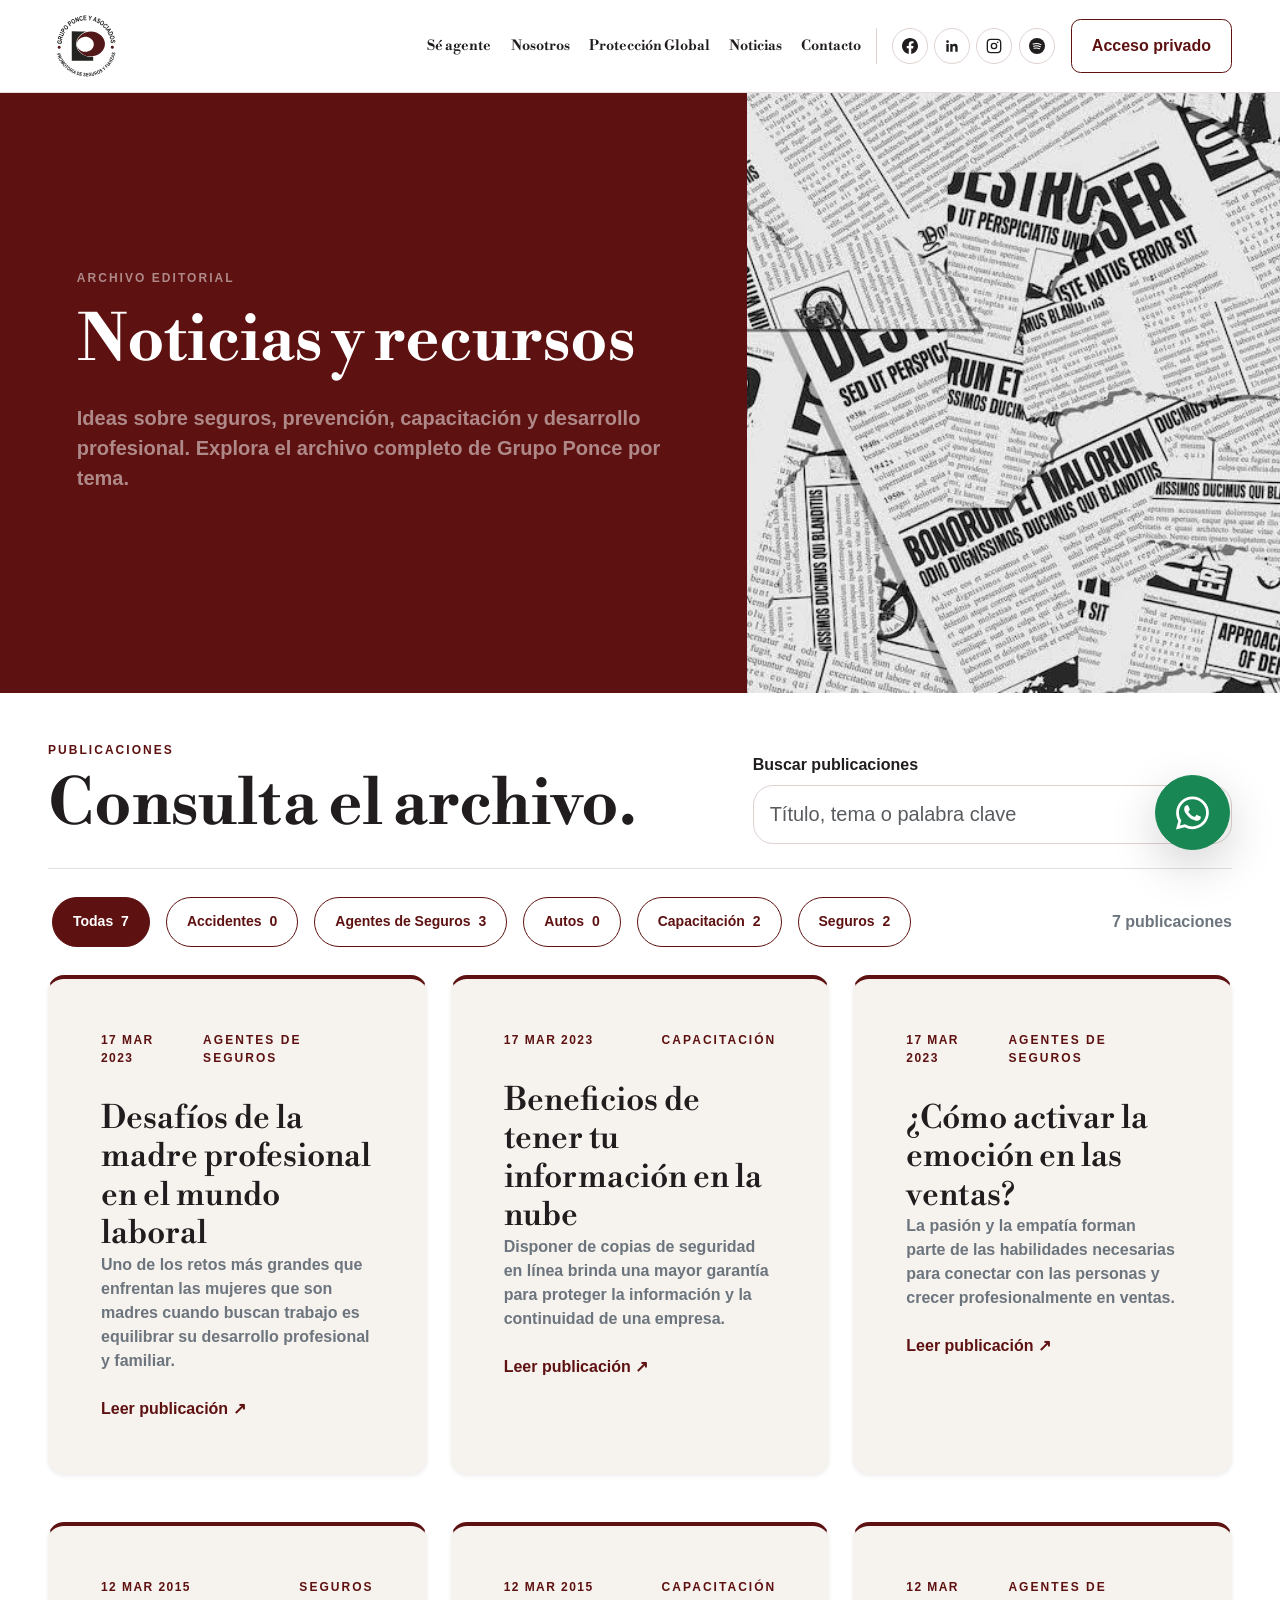
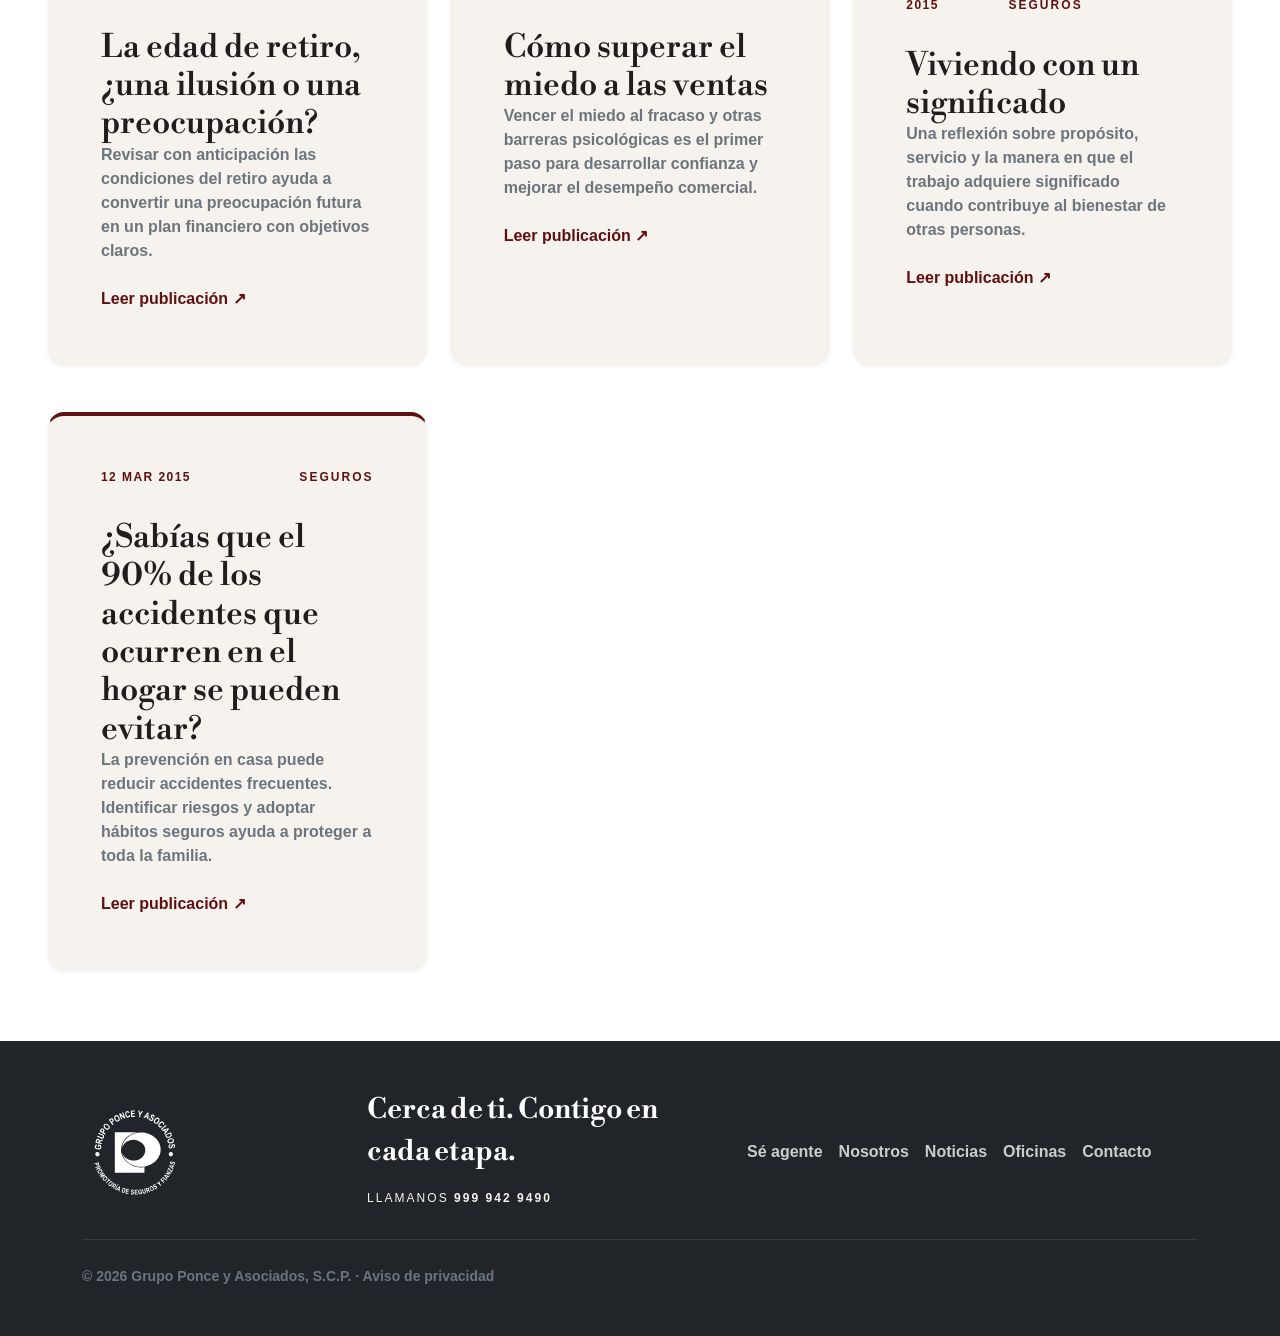
<file: pages/noticias.html>
<!doctype html>
<html lang="es-MX">
<head>
    <!-- Google tag (gtag.js) -->
    <script async src="https://www.googletagmanager.com/gtag/js?id=G-E01X7MD95J"></script>
    <script>
      window.dataLayer = window.dataLayer || [];
      function gtag(){dataLayer.push(arguments);}
      gtag('js', new Date());

      gtag('config', 'G-E01X7MD95J');
    </script>
    <meta charset="utf-8" />
    <meta name="viewport" content="width=device-width, initial-scale=1" />
    <meta
      name="description"
      content="Grupo Ponce y Asociados: asesoría en seguros y desarrollo de agentes profesionales."
    />
    <meta name="theme-color" content="#5E1111" />
    <title>Grupo Ponce y Asociados</title>
    <link rel="icon" type="image/x-icon" href="../images/logo-sin-SCP.svg" />
    <link rel="preconnect" href="https://fonts.googleapis.com" />
    <link rel="preconnect" href="https://fonts.gstatic.com" crossorigin />
    <link
      href="https://fonts.googleapis.com/css2?family=Libre+Bodoni:wght@600;700&display=swap"
      rel="stylesheet"
    />
    <link
      href="https://cdn.jsdelivr.net/npm/bootstrap@5.3.3/dist/css/bootstrap.min.css"
      rel="stylesheet"
    />
    <link rel="stylesheet" href="../src/style.css">
  </head>
  <body>
      <a
      class="visually-hidden-focusable position-fixed top-0 start-0 bg-dark text-white p-3"
      style="z-index:2000"
      href="#contenido"
      >Saltar al contenido</a>
   <nav
      class="navbar navbar-expand-xl sticky-top"
      aria-label="Navegación principal"
    >
      <div class="container-fluid px-3 px-lg-5">
        <a
          class="navbar-brand p-0"
          href="../index.html"
          aria-label="Grupo Ponce, inicio"
          ><img
            src="../src/images/logo-sin-SCP.svg"
            alt="Grupo Ponce y Asociados"
        /></a>
        <button
          class="navbar-toggler"
          type="button"
          data-bs-toggle="collapse"
          data-bs-target="#navbarMain"
          aria-controls="navbarMain"
          aria-expanded="false"
          aria-label="Abrir menú"
        >
          <span class="navbar-toggler-icon"></span>
        </button>
        <div class="collapse navbar-collapse" id="navbarMain">
          <ul class="navbar-nav ms-auto align-items-xl-center">
            <li class="nav-item">
              <a class="nav-link" href="../pages/seagente.html">Sé agente</a>
            </li>
            <li class="nav-item">
              <a class="nav-link" href="../pages/nosotros.html">Nosotros</a>
            </li>
            <li class="nav-item">
              <a class="nav-link" href="https://www.proteccionglobalfinanciera.com/"
                >Protección Global</a
              >
            </li>
            <li class="nav-item">
              <a class="nav-link" href="../pages/noticias.html">Noticias</a>
            </li>
            <li class="nav-item">
              <a class="nav-link interest-trigger" data-interest="Otro" href="../index.html#contacto">Contacto</a>
            </li>
          </ul>
          <div class="social-list" aria-label="Redes sociales">
            <a
              class="social-link"
              href="https://es-la.facebook.com/promotoriagrupoponce/"
              target="_blank"
              rel="noopener noreferrer"
              aria-label="Facebook"
              title="Facebook"
              ><svg viewBox="0 0 24 24" aria-hidden="true">
                <path
                  d="M24 12.073C24 5.405 18.627 0 12 0S0 5.405 0 12.073C0 18.1 4.388 23.094 10.125 24v-8.438H7.078v-3.49h3.047V9.413c0-3.025 1.792-4.697 4.533-4.697 1.313 0 2.686.236 2.686.236v2.973H15.83c-1.491 0-1.956.931-1.956 1.887v2.262h3.328l-.532 3.49h-2.796V24C19.612 23.094 24 18.1 24 12.073Z"
                /></svg></a>
            <a
              class="social-link"
              href="https://www.linkedin.com/in/grupo-ponce-y-asociados-a4617351"
              target="_blank"
              rel="noopener noreferrer"
              aria-label="LinkedIn"
              title="LinkedIn"
              ><svg viewBox="0 0 24 24" aria-hidden="true">
                <path
                  d="M20.447 20.452h-3.554v-5.569c0-1.328-.027-3.037-1.852-3.037-1.853 0-2.136 1.445-2.136 2.939v5.667H9.351V9h3.414v1.561h.046c.477-.9 1.637-1.85 3.37-1.85 3.601 0 4.267 2.37 4.267 5.455v6.286ZM5.337 7.433a2.062 2.062 0 1 1 0-4.124 2.062 2.062 0 0 1 0 4.124ZM3.555 9h3.564v11.452H3.555V9Z"
                /></svg></a>
            <a
              class="social-link"
              href="https://www.instagram.com/promotoriagrupoponce/"
              target="_blank"
              rel="noopener noreferrer"
              aria-label="Instagram"
              title="Instagram"
              ><svg viewBox="0 0 24 24" aria-hidden="true">
                <rect
                  x="2"
                  y="2"
                  width="20"
                  height="20"
                  rx="5"
                  fill="none"
                  stroke="currentColor"
                  stroke-width="2"
                />
                <circle
                  cx="12"
                  cy="12"
                  r="4"
                  fill="none"
                  stroke="currentColor"
                  stroke-width="2"
                />
                <circle cx="17.5" cy="6.5" r="1.25" /></svg></a>
            <a
              class="social-link"
              href="https://open.spotify.com/show/2k8UaspJMGut3fpUWNHZkK"
              target="_blank"
              rel="noopener noreferrer"
              aria-label="Spotify"
              title="Spotify"
              ><svg viewBox="0 0 24 24" aria-hidden="true">
                <circle cx="12" cy="12" r="12" />
                <path
                  class="spotify-wave"
                  d="M6.1 9.1c3.9-1.15 8.25-.86 11.8.81M6.8 12.3c3.37-.92 7.17-.65 10.25.75M7.5 15.35c2.76-.7 5.82-.47 8.5.66"
                  fill="none"
                  stroke-linecap="round"
                  stroke-width="1.55"
                /></svg></a>
          </div>
          <button
            class="btn btn-outline-primary ms-xl-3"
            type="button"
            data-bs-toggle="modal"
            data-bs-target="#accessModal"
          >
            Acceso privado
          </button>
        </div>
      </div>
    </nav>


  <main id="contenido">
    <section class="hero2" id="inicio">
        <div class="container-fluid px-0">
          <div class="row g-0 align-items-stretch">
            <div class="col-lg-7 d-flex align-items-center">
              <div class="hero-copy">
                <p class="eyebrow text-white-50">Archivo Editorial</p>
                <h1 class="display-3 fw-bold text-white mb-4">
                  Noticias y recursos
                </h1>
                <p class="fs-5 text-white-50 my-4">
                  Ideas sobre seguros, prevención, capacitación y desarrollo profesional. Explora el archivo completo de Grupo Ponce por tema.
                </p>
              </div>
            </div>
            <div class="col-lg-5 hero-image2 position-relative">
            </div>
          </div>
        </div>
      </section>

    <section class="news-archive py-5 py-lg-6" aria-labelledby="archive-title">
      <div class="container-fluid px-4 px-lg-5">
        <div class="row align-items-end g-4 mb-4">
          <div class="col-lg-7">
            <p class="eyebrow mb-2">Publicaciones</p>
            <h2 class="display-3 fw-bold mb-0" id="archive-title">Consulta el archivo.</h2>
          </div>
          <div class="col-lg-5">
            <label class="form-label fw-bold" for="archive-search">Buscar publicaciones</label>
            <input class="form-control form-control-lg" id="archive-search" type="search" placeholder="Título, tema o palabra clave">
          </div>
        </div>

        <div class="d-flex flex-column flex-lg-row justify-content-between align-items-lg-center gap-3 py-4 border-top">
          <div class="d-flex flex-wrap gap-2" id="category-filters" aria-label="Filtrar por categoría"></div>
          <p class="text-secondary mb-0 text-nowrap" id="result-count" aria-live="polite"></p>
        </div>

        <div class="row row-cols-1 row-cols-md-2 row-cols-xl-3 g-4" id="archive-grid" aria-live="polite"></div>
        <div class="alert alert-light border mt-4" id="archive-empty" hidden>No encontramos publicaciones con esos filtros.</div>
      </div>
    </section>

      <a href="https://wa.me/529995536449" class="btn btn-success btn-lg rounded-circle shadow-lg floating-btn" target="_blank"
              rel="noopener noreferrer" role="button">
        <svg xmlns="http://www.w3.org/2000/svg" width="40" height="40" fill="currentColor" class="bi bi-whatsapp" viewBox="0 0 16 16">
          <path d="M13.601 2.326A7.85 7.85 0 0 0 7.994 0C3.627 0 .068 3.558.064 7.926c0 1.399.366 2.76 1.057 3.965L0 16l4.204-1.102a7.9 7.9 0 0 0 3.79.965h.004c4.368 0 7.926-3.558 7.93-7.93A7.9 7.9 0 0 0 13.6 2.326zM7.994 14.521a6.6 6.6 0 0 1-3.356-.92l-.24-.144-2.494.654.666-2.433-.156-.251a6.56 6.56 0 0 1-1.007-3.505c0-3.626 2.957-6.584 6.591-6.584a6.56 6.56 0 0 1 4.66 1.931 6.56 6.56 0 0 1 1.928 4.66c-.004 3.639-2.961 6.592-6.592 6.592m3.615-4.934c-.197-.099-1.17-.578-1.353-.646-.182-.065-.315-.099-.445.099-.133.197-.513.646-.627.775-.114.133-.232.148-.43.05-.197-.1-.836-.308-1.592-.985-.59-.525-.985-1.175-1.103-1.372-.114-.198-.011-.304.088-.403.087-.088.197-.232.296-.346.1-.114.133-.198.198-.33.065-.134.034-.248-.015-.347-.05-.099-.445-1.076-.612-1.47-.16-.389-.323-.335-.445-.34-.114-.007-.247-.007-.38-.007a.73.73 0 0 0-.529.247c-.182.198-.691.677-.691 1.654s.71 1.916.81 2.049c.098.133 1.394 2.132 3.383 2.992.47.205.84.326 1.129.418.475.152.904.129 1.246.08.38-.058 1.171-.48 1.338-.943.164-.464.164-.86.114-.943-.049-.084-.182-.133-.38-.232"/>
        </svg>
    </a>
  </main>

  <div class="modal fade" id="article-modal" tabindex="-1" aria-labelledby="article-title" aria-hidden="true">
    <div class="modal-dialog modal-dialog-centered modal-lg">
      <article class="modal-content border-0 shadow">
        <div class="modal-header align-items-start">
          <div>
            <p class="eyebrow mb-2" id="article-category"></p>
            <h2 class="modal-title display-6 fw-bold" id="article-title"></h2>
          </div>
          <button class="btn-close" type="button" data-bs-dismiss="modal" aria-label="Cerrar"></button>
        </div>
        <div class="modal-body p-4 p-lg-5">
          <time class="d-block text-danger fw-bold small text-uppercase mb-4" id="article-date"></time>
          <div class="article-copy" id="article-content"></div>
        </div>
      </article>
    </div>
  </div>

  <div class="modal fade" id="accessModal" tabindex="-1" aria-labelledby="accessTitle" aria-hidden="true">
      <div class="modal-dialog modal-lg modal-dialog-centered">
        <div class="modal-content">
          <div class="modal-header">
            <div>
              <p class="eyebrow mb-1">Acceso provisional</p>
              <h2 class="modal-title" id="accessTitle">
                Agentes y colaboradores
              </h2>
            </div>
            <button
              class="btn-close"
              data-bs-dismiss="modal"
              aria-label="Cerrar"
            ></button>
          </div>
          <div class="modal-body">
            <div class="spinner-wrapper">
              <div class="spinner-border" role="status">
                <span class="visually-hidden">Loading...</span>
              </div>  
            </div>
  
  <!-- Contenedor del Botón de Google -->
  <div id="googleSignInContainer" class="d-flex justify-content-center my-4"></div>
          <section id="news-editor" hidden aria-labelledby="editor-title">
            <div class="d-flex flex-column flex-md-row justify-content-between align-items-md-start gap-3 mb-3">
              <div><p class="eyebrow mb-2">Edición provisional</p><h3 class="display-6 fw-bold mb-0" id="editor-title">Administrar noticias</h3></div>
              <button class="btn btn-link link-danger fw-bold p-0" id="editor-exit" type="button">Cerrar sesión</button>
            </div>
            <p class="text-secondary">Crea, edita o elimina publicaciones. Los cambios se guardan únicamente en este navegador.</p>
            <form id="news-editor-form"></form>
            <div class="d-flex flex-wrap gap-2 border-top pt-4">
              <button class="btn btn-outline-success" id="add-news" type="button">Nueva noticia</button>
              <button class="btn btn-primary" type="submit" form="news-editor-form">Guardar cambios</button>
              <button class="btn btn-outline-danger" id="reset-news" type="button">Restaurar originales</button>
            </div>
            <p class="form-text mt-3 mb-0" id="editor-status" role="status" aria-live="polite"></p>
          </section>
        </div>
      </div>
    </div>
  </div>

 <footer class="bg-dark text-white py-5">
      <div class="container">
        <div class="row g-4 align-items-center">
          <div class="col-lg-3">
            <img
              src="../src/images/Logo-alt.svg"
              width="105"
              height="105"
              alt="Grupo Ponce y Asociados"
            />
          </div>
          <div class="col-lg-4">
            <p class="font-bodoni fs-3 mb-0">
              Cerca de ti. Contigo en cada etapa.
              <br><a class="footer-phone link-underline link-underline-opacity-0" href="tel:+529999429490">
                <span class="fw-lighter">llamanos </span><strong>999 942 9490</strong></a>
            </p>
          </div>
          <div class="col-lg-5">
            <div class="d-flex flex-wrap gap-3">
              <a class="footer-link" href="../pages/seagente.html">Sé agente</a
              ><a class="footer-link" href="../pages/nosotros.html">Nosotros</a
              ><a class="footer-link" href="../pages/noticias.html">Noticias</a
              ><a class="footer-link" href="../index.html#oficinas">Oficinas</a
              ><a class="footer-link" href="../index.html#contacto">Contacto</a>
            </div>
          </div>
        </div>
        <hr class="border-secondary my-4" />
        <small class="text-secondary"
          >© <span id="currentYear"></span> Grupo Ponce y Asociados, S.C.P. · <a href="../pages/avpriv.html" class="link-secondary link-underline-opacity-0">Aviso de privacidad</a></small
        >
      </div>
    </footer>

    <script src="https://cdn.jsdelivr.net/npm/bootstrap@5.3.3/dist/js/bootstrap.bundle.min.js"></script>
    <script src="https://accounts.google.com/gsi/client" async defer></script>
    <script src="../src/app.js"></script>
  </body>
</html>
</body>
</html>
</file>
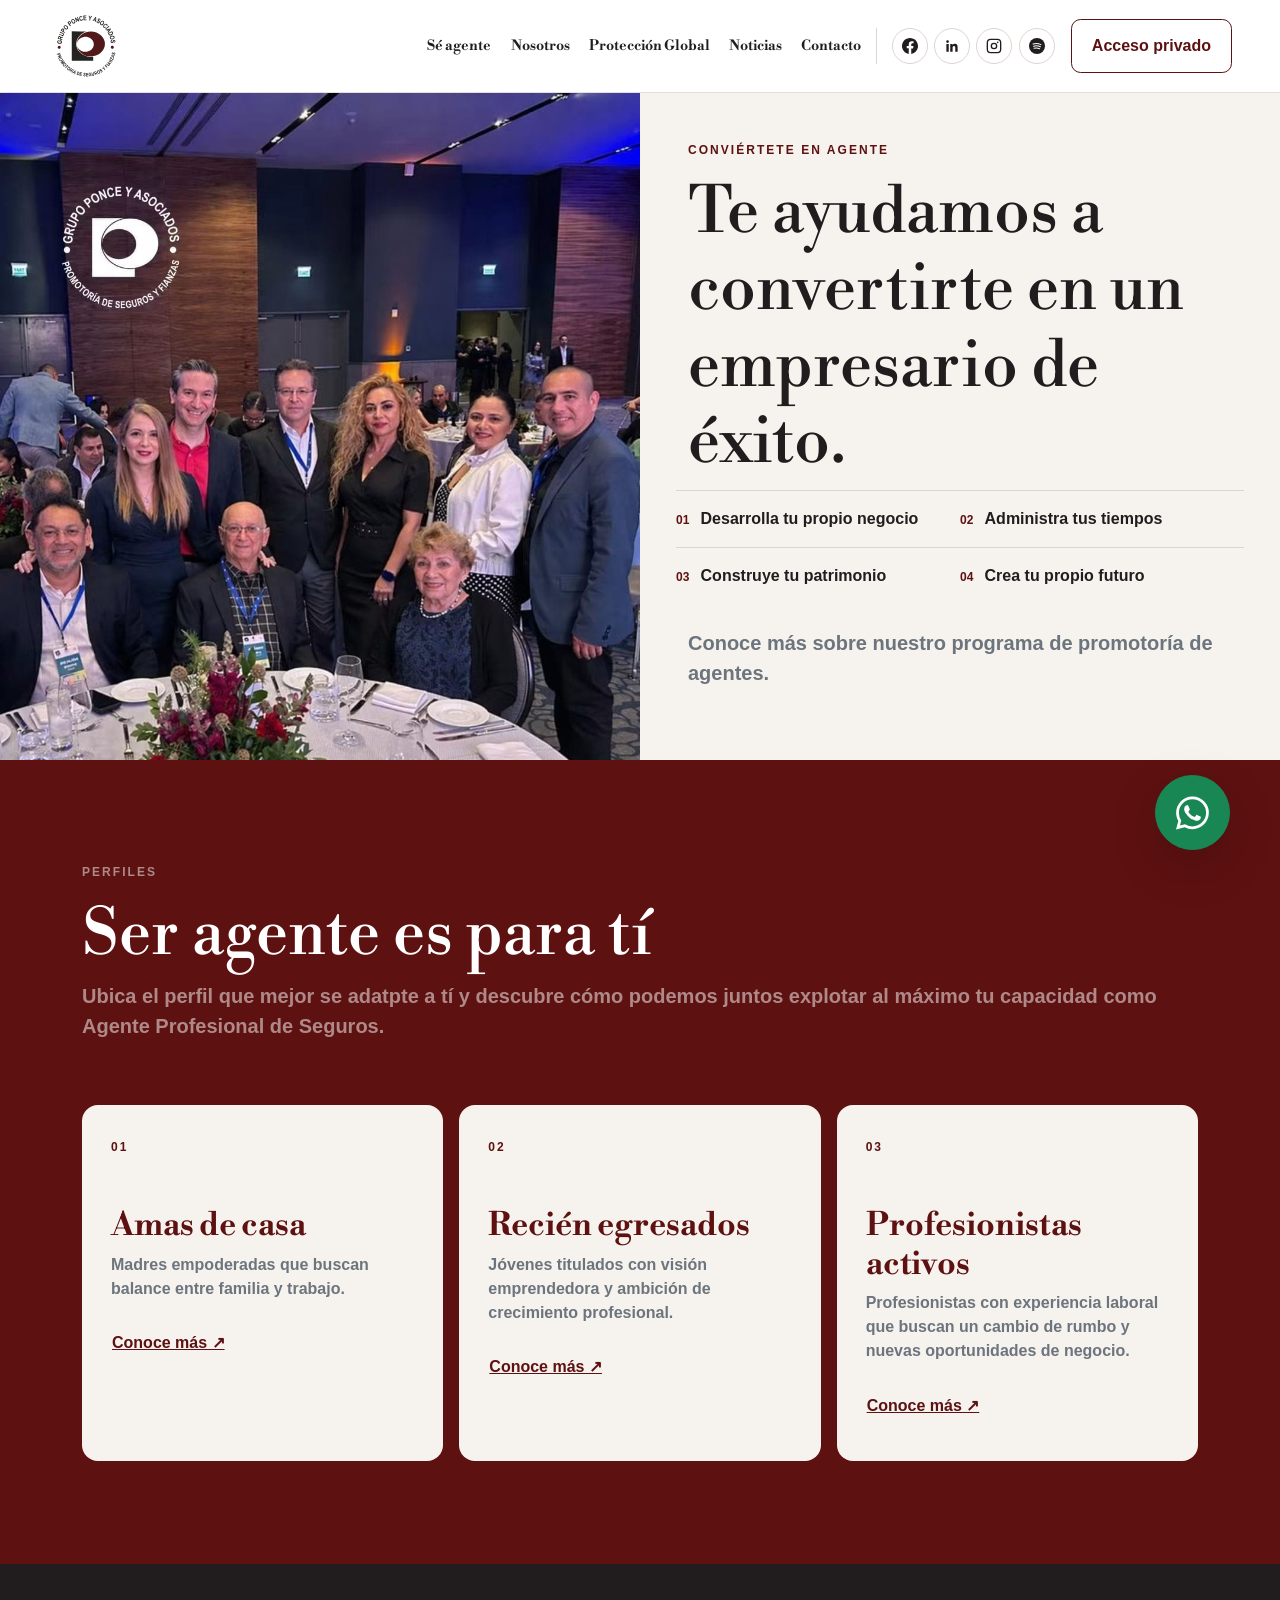
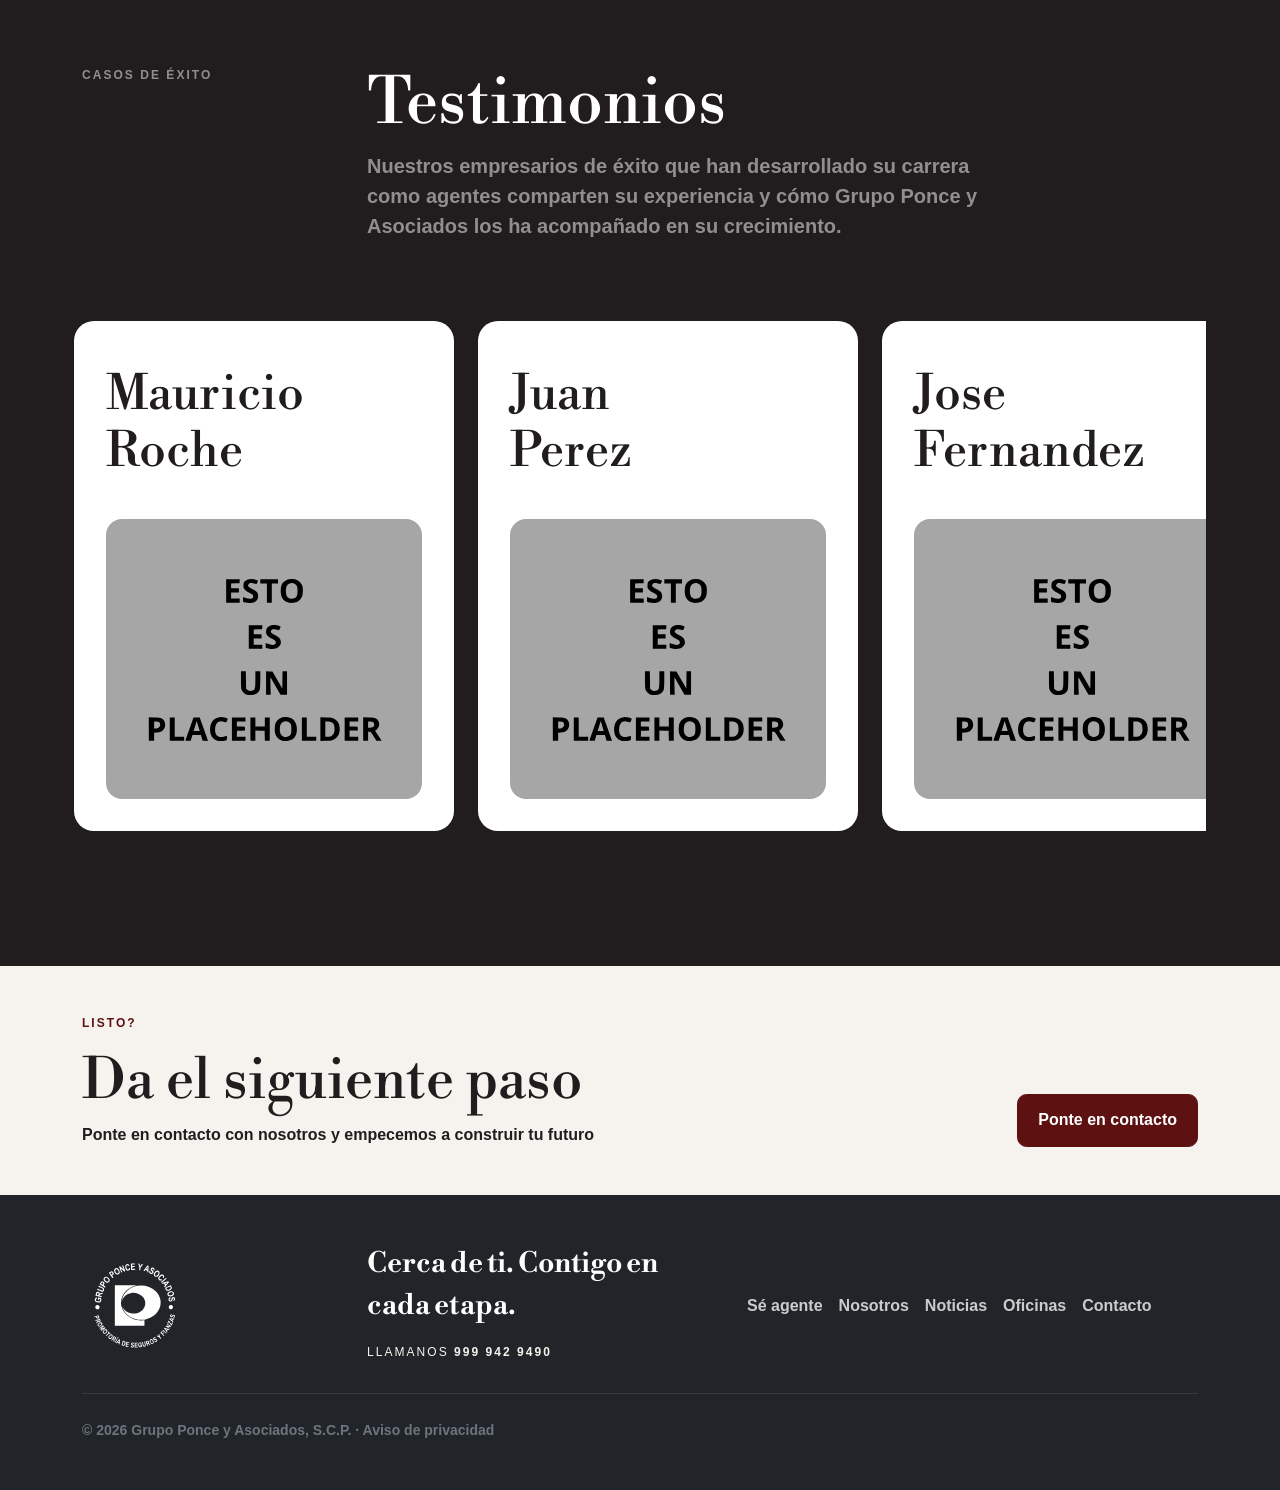
<file: pages/seagente.html>
<!doctype html>
<html lang="es-MX">
<head>
    <!-- Google tag (gtag.js) -->
    <script async src="https://www.googletagmanager.com/gtag/js?id=G-E01X7MD95J"></script>
    <script>
        window.dataLayer = window.dataLayer || [];
        function gtag(){dataLayer.push(arguments);}
        gtag('js', new Date());

        gtag('config', 'G-E01X7MD95J');
    </script>
    <meta charset="utf-8" />
    <meta name="viewport" content="width=device-width, initial-scale=1" />
    <meta
      name="description"
      content="Grupo Ponce y Asociados: asesoría en seguros y desarrollo de agentes profesionales."
    />
    <meta name="theme-color" content="#5E1111" />
    <title>Grupo Ponce y Asociados</title>
    <link rel="icon" type="image/x-icon" href="../images/logo-sin-SCP.svg" />
    <link rel="preconnect" href="https://fonts.googleapis.com" />
    <link rel="preconnect" href="https://fonts.gstatic.com" crossorigin />
    <link
      href="https://fonts.googleapis.com/css2?family=Libre+Bodoni:wght@600;700&display=swap"
      rel="stylesheet"
    />
    <link
      href="https://cdn.jsdelivr.net/npm/bootstrap@5.3.3/dist/css/bootstrap.min.css"
      rel="stylesheet"
    />
    <link rel="stylesheet" href="../src/style.css">
  </head>
  <body>
      <a
      class="visually-hidden-focusable position-fixed top-0 start-0 bg-dark text-white p-3"
      style="z-index:2000"
      href="#contenido"
      >Saltar al contenido</a>
   <nav
      class="navbar navbar-expand-xl sticky-top"
      aria-label="Navegación principal"
    >
      <div class="container-fluid px-3 px-lg-5">
        <a
          class="navbar-brand p-0"
          href="../index.html"
          aria-label="Grupo Ponce, inicio"
          ><img
            src="../src/images/logo-sin-SCP.svg"
            alt="Grupo Ponce y Asociados"
        /></a>
        <button
          class="navbar-toggler"
          type="button"
          data-bs-toggle="collapse"
          data-bs-target="#navbarMain"
          aria-controls="navbarMain"
          aria-expanded="false"
          aria-label="Abrir menú"
        >
          <span class="navbar-toggler-icon"></span>
        </button>
        <div class="collapse navbar-collapse" id="navbarMain">
          <ul class="navbar-nav ms-auto align-items-xl-center">
            <li class="nav-item">
              <a class="nav-link" href="../pages/seagente.html">Sé agente</a>
            </li>
            <li class="nav-item">
              <a class="nav-link" href="../pages/nosotros.html">Nosotros</a>
            </li>
            <li class="nav-item">
              <a class="nav-link" href="https://www.proteccionglobalfinanciera.com/"
                >Protección Global</a
              >
            </li>
            <li class="nav-item">
              <a class="nav-link" href="../pages/noticias.html">Noticias</a>
            </li>
            <li class="nav-item">
              <a class="nav-link interest-trigger" data-interest="Otro" href="../index.html#contacto">Contacto</a>
            </li>
          </ul>
          <div class="social-list" aria-label="Redes sociales">
            <a
              class="social-link"
              href="https://es-la.facebook.com/promotoriagrupoponce/"
              target="_blank"
              rel="noopener noreferrer"
              aria-label="Facebook"
              title="Facebook"
              ><svg viewBox="0 0 24 24" aria-hidden="true">
                <path
                  d="M24 12.073C24 5.405 18.627 0 12 0S0 5.405 0 12.073C0 18.1 4.388 23.094 10.125 24v-8.438H7.078v-3.49h3.047V9.413c0-3.025 1.792-4.697 4.533-4.697 1.313 0 2.686.236 2.686.236v2.973H15.83c-1.491 0-1.956.931-1.956 1.887v2.262h3.328l-.532 3.49h-2.796V24C19.612 23.094 24 18.1 24 12.073Z"
                /></svg></a>
            <a
              class="social-link"
              href="https://www.linkedin.com/in/grupo-ponce-y-asociados-a4617351"
              target="_blank"
              rel="noopener noreferrer"
              aria-label="LinkedIn"
              title="LinkedIn"
              ><svg viewBox="0 0 24 24" aria-hidden="true">
                <path
                  d="M20.447 20.452h-3.554v-5.569c0-1.328-.027-3.037-1.852-3.037-1.853 0-2.136 1.445-2.136 2.939v5.667H9.351V9h3.414v1.561h.046c.477-.9 1.637-1.85 3.37-1.85 3.601 0 4.267 2.37 4.267 5.455v6.286ZM5.337 7.433a2.062 2.062 0 1 1 0-4.124 2.062 2.062 0 0 1 0 4.124ZM3.555 9h3.564v11.452H3.555V9Z"
                /></svg></a>
            <a
              class="social-link"
              href="https://www.instagram.com/promotoriagrupoponce/"
              target="_blank"
              rel="noopener noreferrer"
              aria-label="Instagram"
              title="Instagram"
              ><svg viewBox="0 0 24 24" aria-hidden="true">
                <rect
                  x="2"
                  y="2"
                  width="20"
                  height="20"
                  rx="5"
                  fill="none"
                  stroke="currentColor"
                  stroke-width="2"
                />
                <circle
                  cx="12"
                  cy="12"
                  r="4"
                  fill="none"
                  stroke="currentColor"
                  stroke-width="2"
                />
                <circle cx="17.5" cy="6.5" r="1.25" /></svg></a>
            <a
              class="social-link"
              href="https://open.spotify.com/show/2k8UaspJMGut3fpUWNHZkK"
              target="_blank"
              rel="noopener noreferrer"
              aria-label="Spotify"
              title="Spotify"
              ><svg viewBox="0 0 24 24" aria-hidden="true">
                <circle cx="12" cy="12" r="12" />
                <path
                  class="spotify-wave"
                  d="M6.1 9.1c3.9-1.15 8.25-.86 11.8.81M6.8 12.3c3.37-.92 7.17-.65 10.25.75M7.5 15.35c2.76-.7 5.82-.47 8.5.66"
                  fill="none"
                  stroke-linecap="round"
                  stroke-width="1.55"
                /></svg></a>
          </div>
          <button
            class="btn btn-outline-primary ms-xl-3"
            type="button"
            data-bs-toggle="modal"
            data-bs-target="#accessModal"
          >
            Acceso privado
          </button>
        </div>
      </div>
    </nav>


    <main id="contenido">

        <section class="bg-paper" id="agentes">
            <div class="container-fluid px-0">
            <div class="row g-0 align-items-stretch">
                <div class="col-lg-6 agent-image2"></div>
                <div class="col-lg-6 d-flex align-items-center">
                <div class="p-4 p-md-5 p-xl-7 section-space">
                    <p class="eyebrow">Conviértete en agente</p>
                    <h2 class="display-3">Te ayudamos a convertirte en un empresario de éxito.</h2>
                    <div class="row">
                    <div class="col-md-6 benefit">
                        <b>01</b>Desarrolla tu propio negocio
                    </div>
                    <div class="col-md-6 benefit">
                        <b>02</b>Administra tus tiempos
                    </div>
                    <div class="col-md-6 benefit">
                        <b>03</b>Construye tu patrimonio
                    </div>
                    <div class="col-md-6 benefit">
                        <b>04</b>Crea tu propio futuro
                    </div>
                    </div>
                    <p class="fs-5 text-secondary my-4">
                        Conoce más sobre nuestro programa de promotoría de agentes.
                    </p>
                </div>
                </div>
            </div>
            </div>
        </section>

        <section class="section-space affiliate" id="nosotros">
            <div class="container">
                <div class="row align-items-end mb-5">
                    <p class="eyebrow text-white-50">Perfiles</p>
                    <h2 class="display-3">Ser agente es para tí</h2>
                    <p class="fs-5 text-white-50">
                        Ubica el perfil que mejor se adatpte a tí y descubre cómo podemos juntos 
                        explotar al máximo tu capacidad como Agente Profesional de Seguros.
                    </p>
                </div>
                <div class="row g-3">
                    <div class="col-lg-4">
                    <article class="identity-card">
                        <span class="eyebrow">01</span>
                        <h3 class="mt-5 text-brand">Amas de casa</h3>
                        <p class="text-secondary">
                        Madres empoderadas que buscan balance entre familia y trabajo.
                        </p>
                        <button class="btn btn-link text-brand text-start px-0 mt-auto" data-bs-toggle="modal" data-bs-target="#ADCModal">
                            Conoce más ↗
                        </button>

                    </article>
                    </div>
                    <div class="col-lg-4">
                    <article class="identity-card">
                        <span class="eyebrow">02</span>
                        <h3 class="mt-5 text-brand">Recién egresados</h3>
                        <p class="text-secondary">
                        Jóvenes titulados con visión emprendedora y ambición de crecimiento profesional.
                        </p>
                        <button class="btn btn-link text-brand text-start px-0 mt-auto" data-bs-toggle="modal" data-bs-target="#REModal">
                            Conoce más ↗
                        </button>
                    </article>
                    </div>
                    <div class="col-lg-4">
                    <article class="identity-card">
                        <span class="eyebrow">03</span>
                        <h3 class="mt-5 text-brand">Profesionistas activos</h3>
                        <p class="text-secondary">
                        Profesionistas con experiencia laboral que buscan un cambio de rumbo y nuevas oportunidades de negocio.
                        </p>
                        <button class="btn btn-link text-brand text-start px-0 mt-auto" data-bs-toggle="modal" data-bs-target="#PAModal">
                            Conoce más ↗
                        </button>
                    </article>
                    </div>
                </div>
            </div>
        </section>

        <section class="section-space bg-ink text white" id="testimonios">
            <div class="container">
                <div class="row mb-5">
                    <div class="col-lg-3">
                        <p class="eyebrow text-white-50">Casos de éxito</p>
                    </div>
                    <div class="col-lg-7">
                        <h2 class="display-3 text-white">Testimonios</h2>
                        <p class="fs-5 text-white-50">
                            Nuestros empresarios de éxito que han desarrollado su carrera como agentes comparten su experiencia y cómo Grupo Ponce y Asociados los ha acompañado en su crecimiento.
                        </p>
                    </div>
                </div>
                <div class="row g-3 justify-content-center">
                    <div class="agent-marquee">
                    <div class="agent-track">

                        <!-- Primer grupo -->
                        <div class="agent-group">

                            <article class="agent-card">
                                <button class="btn nav-link px-0 mt-auto text-start" data-bs-toggle="modal" data-bs-target="#PAModal">
                                 <h3 class="display-5">Mauricio <br>Roche</h3></button>
                                <img
                                    src="../src/images/ESTO-ES-UN-PLACEHOLDER.svg"
                                    class="rounded-4 witness-image"
                                    alt="Mauricio Roche, agente profesional de seguros"
                                    >
                            </article>

                            <article class="agent-card">
                                <button class="btn nav-link px-0 mt-auto text-start" data-bs-toggle="modal" data-bs-target="#PAModal">
                                 <h3 class="display-5">Juan <br>Perez</h3></button>
                                <img
                                    src="../src/images/ESTO-ES-UN-PLACEHOLDER.svg"
                                    class="rounded-4 witness-image"
                                    alt="Juan Perez, agente profesional de seguros">
                            </article>

                            <article class="agent-card">
                                <button class="btn nav-link px-0 mt-auto text-start" data-bs-toggle="modal" data-bs-target="#PAModal">
                                 <h3 class="display-5">Jose <br>Fernandez</h3></button>
                                <img
                                    src="../src/images/ESTO-ES-UN-PLACEHOLDER.svg"
                                    class="rounded-4 witness-image"
                                    alt="Jose Fernandez, agente profesional de seguros">
                            </article>

                            <article class="agent-card">
                                <button class="btn nav-link px-0 mt-auto text-start" data-bs-toggle="modal" data-bs-target="#PAModal">
                                 <h3 class="display-5">Pedro <br>Herrera</h3></button>
                                <img
                                    src="../src/images/ESTO-ES-UN-PLACEHOLDER.svg"
                                    class="rounded-4 witness-image"
                                    alt="Pedro Herrera, agente profesional de seguros">
                            </article>

                        </div>

                        <!-- Copia para crear el loop infinito -->
                        <div class="agent-group" aria-hidden="true">

                            <article class="agent-card">
                                <button class="btn nav-link px-0 mt-auto text-start" data-bs-toggle="modal" data-bs-target="#PAModal">
                                 <h3 class="display-5">Mauricio <br>Roche</h3></button>
                                <img
                                    src="../src/images/ESTO-ES-UN-PLACEHOLDER.svg"
                                    class="rounded-4 witness-image"
                                    alt="">
                            </article>

                            <article class="agent-card">
                                <button class="btn nav-link px-0 mt-auto text-start" data-bs-toggle="modal" data-bs-target="#PAModal">
                                 <h3 class="display-5">Juan <br>Perez</h3></button>
                                <img
                                    src="../src/images/ESTO-ES-UN-PLACEHOLDER.svg"
                                    class="rounded-4 witness-image"
                                    alt="">
                            </article>

                            <article class="agent-card">
                                <button class="btn nav-link px-0 mt-auto text-start" data-bs-toggle="modal" data-bs-target="#PAModal">
                                 <h3 class="display-5">Jose <br>Fernandez</h3></button>
                                <img
                                    src="../src/images/ESTO-ES-UN-PLACEHOLDER.svg"
                                    class="rounded-4 witness-image"
                                    alt="">
                            </article>

                            <article class="agent-card">
                                <button class="btn nav-link px-0 mt-auto text-start" data-bs-toggle="modal" data-bs-target="#PAModal">
                                 <h3 class="display-5">Pedro <br>Herrera</h3></button>
                                <img
                                    src="../src/images/ESTO-ES-UN-PLACEHOLDER.svg"
                                    class="rounded-4 witness-image"
                                    alt="">
                            </article>

                        </div>

                    </div>
                    </div>
                </div>
            </div>
        </section>
        <section class="py-5 bg-paper">
            <div class="container">
                <div class="row align-items-end g-4">
                    <div class="col-lg-8">
                        <p class="eyebrow text-brand">LISTO?</p>
                        <h2 class="display-4">Da el siguiente paso</h2>
                        <p class="mb-0">Ponte en contacto con nosotros y empecemos a construir tu futuro</p>
                    </div>
                    <div class="col-lg-4 text-lg-end">
                        <a class="btn btn-primary interest-trigger" data-interest="Carrera como agente" href="../index.html#contacto">Ponte en contacto</a>
                    </div>
                </div>
            </div>
        </section>

        <a href="https://wa.me/529995536449" class="btn btn-success btn-lg rounded-circle shadow-lg floating-btn" target="_blank"
                rel="noopener noreferrer" role="button">
            <svg xmlns="http://www.w3.org/2000/svg" width="40" height="40" fill="currentColor" class="bi bi-whatsapp" viewBox="0 0 16 16">
            <path d="M13.601 2.326A7.85 7.85 0 0 0 7.994 0C3.627 0 .068 3.558.064 7.926c0 1.399.366 2.76 1.057 3.965L0 16l4.204-1.102a7.9 7.9 0 0 0 3.79.965h.004c4.368 0 7.926-3.558 7.93-7.93A7.9 7.9 0 0 0 13.6 2.326zM7.994 14.521a6.6 6.6 0 0 1-3.356-.92l-.24-.144-2.494.654.666-2.433-.156-.251a6.56 6.56 0 0 1-1.007-3.505c0-3.626 2.957-6.584 6.591-6.584a6.56 6.56 0 0 1 4.66 1.931 6.56 6.56 0 0 1 1.928 4.66c-.004 3.639-2.961 6.592-6.592 6.592m3.615-4.934c-.197-.099-1.17-.578-1.353-.646-.182-.065-.315-.099-.445.099-.133.197-.513.646-.627.775-.114.133-.232.148-.43.05-.197-.1-.836-.308-1.592-.985-.59-.525-.985-1.175-1.103-1.372-.114-.198-.011-.304.088-.403.087-.088.197-.232.296-.346.1-.114.133-.198.198-.33.065-.134.034-.248-.015-.347-.05-.099-.445-1.076-.612-1.47-.16-.389-.323-.335-.445-.34-.114-.007-.247-.007-.38-.007a.73.73 0 0 0-.529.247c-.182.198-.691.677-.691 1.654s.71 1.916.81 2.049c.098.133 1.394 2.132 3.383 2.992.47.205.84.326 1.129.418.475.152.904.129 1.246.08.38-.058 1.171-.48 1.338-.943.164-.464.164-.86.114-.943-.049-.084-.182-.133-.38-.232"/>
            </svg>
        </a>

    </main>

    <footer class="bg-dark text-white py-5">
      <div class="container">
        <div class="row g-4 align-items-center">
          <div class="col-lg-3">
            <img
              src="../src/images/Logo-alt.svg"
              width="105"
              height="105"
              alt="Grupo Ponce y Asociados"
            />
          </div>
          <div class="col-lg-4">
            <p class="font-bodoni fs-3 mb-0">
              Cerca de ti. Contigo en cada etapa.
              <br><a class="footer-phone link-underline link-underline-opacity-0" href="tel:+529999429490">
                <span class="fw-lighter">llamanos </span><strong>999 942 9490</strong></a>
            </p>
          </div>
          <div class="col-lg-5">
            <div class="d-flex flex-wrap gap-3">
              <a class="footer-link" href="../pages/seagente.html">Sé agente</a
              ><a class="footer-link" href="../pages/nosotros.html">Nosotros</a
              ><a class="footer-link" href="../index.html#noticias">Noticias</a
              ><a class="footer-link" href="../index.html#oficinas">Oficinas</a
              ><a class="footer-link" href="../index.html#contacto">Contacto</a>
            </div>

          </div>
        </div>
        <hr class="border-secondary my-4" />
        <small class="text-secondary"
          >© <span id="currentYear"></span> Grupo Ponce y Asociados, S.C.P. · <a href="../pages/avpriv.html" class="link-secondary link-underline-opacity-0">Aviso de privacidad</a></small
        >
      </div>
    </footer>

    <div class="modal fade" id="accessModal" tabindex="-1" aria-labelledby="accessTitle" aria-hidden="true">
      <div class="modal-dialog modal-lg modal-dialog-centered">
        <div class="modal-content">
          <div class="modal-header">
            <div>
              <p class="eyebrow mb-1">Acceso provisional</p>
              <h2 class="modal-title" id="accessTitle">
                Agentes y colaboradores
              </h2>
            </div>
            <button
              class="btn-close"
              data-bs-dismiss="modal"
              aria-label="Cerrar"
            ></button>
          </div>
            <div class="modal-body">
                <div class="spinner-wrapper">
              <div class="spinner-border" role="status">
                <span class="visually-hidden">Loading...</span>
              </div>  
            </div>
  
                 <!-- Contenedor del Botón de Google -->
                <div id="googleSignInContainer" class="d-flex justify-content-center my-4"></div>
  
                <!-- Editor oculto -->
                <section id="news-editor" hidden aria-labelledby="editor-title">
                    <div class="d-flex flex-column flex-md-row justify-content-between align-items-md-start gap-3 mb-3">
                    <div><p class="eyebrow mb-2">Edición provisional</p><h3 class="display-6 fw-bold mb-0" id="editor-title">Administrar noticias</h3></div>
                    <button class="btn btn-link link-danger fw-bold p-0" id="editor-exit" type="button">Cerrar sesión</button>
                    </div>
                    <p class="text-secondary">Crea, edita o elimina publicaciones. Los cambios se guardan únicamente en este navegador.</p>
                    <form id="news-editor-form"></form>
                        <div class="d-flex flex-wrap gap-2 border-top pt-4">
                            <button class="btn btn-outline-success" id="add-news" type="button">Nueva noticia</button>
                            <button class="btn btn-primary" type="submit" form="news-editor-form">Guardar cambios</button>
                            <button class="btn btn-outline-danger" id="reset-news" type="button">Restaurar originales</button>
                        </div>
                    <p class="form-text mt-3 mb-0" id="editor-status" role="status" aria-live="polite"></p>
                </section>

            </div>
        </div>
      </div>
    </div>

        <div class="modal fade" id="REModal" tabindex="-1" aria-labelledby="RETitle" aria-hidden="true">
        <div class="modal-dialog modal-xl modal-dialog-centered">
            <div class="modal-content bg-paper">
                <div class="modal-header">
                    <div>
                        <h2 class="modal-title text-brand" id="RETitle">Recién egresados</h2>
                    </div>
                    <button class="btn-close" data-bs-dismiss="modal" aria-label="Cerrar"></button>
                </div>
                <div class="modal-body pt-2">
                    <div class="row mb-5">
                        <h3>Se tu propio jefe.</h3>
                        <p class="fs-6">
                            Felicidades, acabas de egresar de la Universidad y tienes una visión empresarial con la vocación de iniciar tu negocio siendo tu propio jefe. La carrera del Agente Profesional de Seguros representa una magnífica oportunidad para alcanzar tus metas más pronto de lo que imaginas.
                        </p>
                    </div>
                    <div class="row g-3">
                        <div class="col-lg-6">
                            <h4>¿Qué te ofrece la carrera del Agente Profesional de Seguros?</h3>
                            <ul class="philosophy-list ps-3">
                                <li>La independencia que conlleva tener un negocio propio.</li>
                                <li>Alto nivel de ingresos que te permite acceder a una posición estable y con alcances ilimitados.</li>
                                <li>Reconocimiento social y profesional.</li>
                                <li>Asistencia a convenciones nacionales e internacionales en compañía de un familiar cercano.</li>
                                <li>Bonos económicos trimestrales y anuales con base a resultados.</li>
                                <li>Respaldo de una empresa de gran prestigio.</li>
                                <li>El mejor programa de capacitación y desarrollo constante del ramo.</li>
                            </ul>
                        </div>
                        <div class="col-lg-6">
                            <h4>Requisitos</h4>
                            <ul class="philosophy-list ps-3">
                                <li>Hombres y mujeres con licenciatura terminada.</li>
                                <li>Vehículo propio.</li>
                                <li>Disponibilidad de tiempo completo.</li>
                                <li>Mentalidad empresarial y visión a largo plazo.</li>
                                <li>Capacidad para trabajar con base a metas y marcada orientación al logro de objetivos.</li>
                                <li>Personalidad sociable y facilidad para establecer relaciones personales.</li>
                                <li>Habilidades persuasivas y de negociación.</li>
                                <li>Vocación de servicio.</li>
                                <li>Perseverancia y tolerancia a la presión.</li>
                                <li>Espíritu competitivo.</li>
                                <li>Dinamismo y proactividad.</li>
                                <li>Motivación para alcanzar importantes ingresos económicos.</li>
                            </ul>
                        </div>
                    </div>
                </div>
            </div>
        </div>
    </div>

    <div class="modal fade" id="PAModal" tabindex="-1" aria-labelledby="PATitle" aria-hidden="true">
        <div class="modal-dialog modal-xl modal-dialog-centered">
            <div class="modal-content bg-paper">
                <div class="modal-header">
                    <div>
                        <h2 class="modal-title text-brand" id="PATitle">Profesionistas activos</h2>
                    </div>
                    <button class="btn-close" data-bs-dismiss="modal" aria-label="Cerrar"></button>
                </div>
                <div class="modal-body pt-2">
                    <div class="row mb-5">
                        <h3>Alcanza tus objetivos.</h3>
                        <p class="fs-6">
                            La carrera de Agente Profesional de Seguros ofrece grandes oportunidades para aquellas personas como tú, que tienen hoy un trabajo pero están insatisfechas con el ingreso que perciben, el ambiente laboral y buscan nuevos horizontes para su desarrollo humano y profesional.
                        </p>
                    </div>
                    <div class="row g-3">
                        <div class="col-lg-6">
                            <h4>¿Qué te ofrece la carrera del Agente Profesional de Seguros?</h3>
                            <ul class="philosophy-list ps-3">
                                <li>Alto nivel de ingresos que te permite acceder a una posición estable y con alcances ilimitados.</li>
                                <li>La independencia que conlleva tener un negocio propio y la seguridad de mantenerlo sin el riesgo de ser liquidado por factores externos a tu persona o resultados.</li>
                                <li>Reconocimiento social y profesional.</li>
                                <li>Asistencia a convenciones nacionales e internacionales en compañía de un familiar cercano.</li>
                                <li>Bonos económicos trimestrales y anuales con base a resultados.</li>
                                <li>Respaldo de una empresa de gran prestigio.</li>
                                <li>El mejor programa de capacitación y desarrollo constante del ramo.</li>
                            </ul>
                        </div>
                        <div class="col-lg-6">
                            <h4>Requisitos</h4>
                            <ul class="philosophy-list ps-3">
                                <li>Hombres y mujeres casados o con dependientes económicos.</li>
                                <li>Entre 28 y 40 años.</li>
                                <li>Vehículo propio.</li>
                                <li>Estudios de licenciatura o carrera trunca.</li>
                                <li>Disponibilidad de tiempo completo.</li>
                                <li>Mentalidad empresarial y visión a largo plazo.</li>
                                <li>Capacidad para trabajar con base a metas.</li>
                                <li>Vocación de servicio.</li>
                                <li>Personalidad sociable y capacidad para establecer relaciones interpersonales.</li>
                                <li>Perseverancia y tolerancia a la presión.</li>
                                <li>Espíritu competitivo.</li>
                                <li>Situación económica estable, pero insatisfecho y motivado para percibir mejores ingresos.</li>
                            </ul>
                        </div>
                    </div>
                </div>
            </div>
        </div>
    </div>

        <div class="modal fade" id="ADCModal" tabindex="-1" aria-labelledby="ADCTitle" aria-hidden="true">
        <div class="modal-dialog modal-xl modal-dialog-centered">
            <div class="modal-content bg-paper">
                <div class="modal-header">
                    <div>
                        <h2 class="modal-title text-brand" id="ADCTitle">Amas de casa</h2>
                    </div>
                    <button class="btn-close" data-bs-dismiss="modal" aria-label="Cerrar"></button>
                </div>
                <div class="modal-body pt-2">
                    <div class="row mb-5">
                        <h3>Se dueña de tu tiempo.</h3>
                        <p class="fs-6">
                            Muchas mujeres como tú tienen a su cargo las responsabilidades propias del hogar y al mismo tiempo, buscan oportunidades para lograr su independencia económica y su realización profesional. Si este es tu caso, la carrera de Agente de Seguros puede ser la opción que te permita alcanzar estos objetivos.
                        </p>
                    </div>
                    <div class="row g-3">
                        <div class="col-lg-6">
                            <h4>¿Qué te ofrece la carrera del Agente Profesional de Seguros?</h3>
                            <ul class="philosophy-list ps-3">
                                <li>La flexibilidad de poder organizar tu tiempo y poder cumplir con todas tus actividades.</li>
                                <li>La independencia económica de tener un negocio propio.</li>
                                <li>Una posición estable, con posibilidades reales de ingresos ilimitados.</li>
                                <li>Reconocimiento social y profesional.</li>
                                <li>Asistencia a convenciones nacionales e internacionales en compañía de un familiar cercano.</li>
                                <li>Bonos económicos trimestrales y anuales con base a resultados.</li>
                                <li>Respaldo de una empresa de gran prestigio.</li>
                                <li>El mejor programa de capacitación y entrenamiento constante de la industria.</li>
                            </ul>
                        </div>
                        <div class="col-lg-6">
                            <h4>Requisitos</h4>
                            <ul class="philosophy-list ps-3">
                                <li>Entre 28 y 40 años.</li>
                                <li>Vehículo propio.</li>
                                <li>Licenciatura o carrera truncada.</li>
                                <li>Capacidad para trabajar con base a metas.</li>
                                <li>Personalidad sociable y facilidad para establecer relaciones personales.</li>
                                <li>Vocación de servicio.</li>
                                <li>Insatisfacción económica.</li>
                            </ul>
                        </div>
                    </div>
                </div>
            </div>
        </div>
    </div>

    <script src="https://cdn.jsdelivr.net/npm/bootstrap@5.3.3/dist/js/bootstrap.bundle.min.js"></script>
    <script src="https://accounts.google.com/gsi/client" async defer></script>
    <script src="../src/app.js"></script>
  </body>
</html>
</file>
<file: src/style.css>
:root {
  --gp-red: #5E1111;
  --gp-red-dark: #561116;
  --gp-ink: #211d1e;
  --gp-muted: #6e6667;
  --gp-paper: #f6f2ee;
  --gp-rose: #f0dfdf;
  --gp-line: #ddd3cf;
  --bs-primary: #7a191f;
  --bs-primary-rgb: 122, 25, 31;
  --bs-body-color: #211d1e;
  --bs-body-font-family: Arial, sans-serif;
  --bs-body-font-weight: bolder;
  --bs-border-radius: 0.75rem;
  --bs-border-radius-lg: 1.25rem;
}
html {
  scroll-behavior: smooth;
  scroll-padding-top: 94px;
}
body {
  overflow-x: hidden;
}
.skip-link {
  z-index: 2000;
}
.witness-image{
  max-height: 500px;
  width: 100%;
}
.font-bodoni,
h1,
h2,
h3,
h4,
.display-title {
  font-family: 'Libre Bodoni', 'Bodoni MT', Didot, serif;
  font-weight: 700;
}
.text-brand {
  color: var(--gp-red) !important;
}
.text-rose{
  color: var(--gp-rose) !important;
}
.bg-brand {
  background: var(--gp-red) !important;
}
.bg-ink {
  background: var(--gp-ink) !important;
}
.bg-paper {
  background: var(--gp-paper) !important;
}
.bg-rose {
  background: var(--gp-rose) !important;
}
.border-brand {
  border-color: var(--gp-red) !important;
}
.letter-space {
  letter-spacing: 0.15em;
}
.eyebrow {
  font-size: 0.75rem;
  font-weight: 700;
  text-transform: uppercase;
  letter-spacing: 0.17em;
  color: var(--gp-red);
  margin-bottom: 1rem;
}
.section-space {
  padding-top: clamp(5rem, 8vw, 8rem);
  padding-bottom: clamp(5rem, 8vw, 8rem);
}
.navbar {
  min-height: 92px;
  background: rgba(255, 255, 255, 0.96);
  backdrop-filter: blur(14px);
  border-bottom: 1px solid rgba(221, 211, 207, 0.75);
}
.nav-item{
  font-family: "Libre Bodoni";
  font-weight: bolder;
}
.navbar-brand img {
  width: 76px;
  height: 76px;
  object-fit: contain;
}
.navbar-nav .nav-link {
  font-weight: 700;
  font-size: 0.875rem;
  color: var(--gp-ink);
  padding-inline: 0.6rem !important;
}
.navbar-nav .nav-link:hover,
.navbar-nav .nav-link:focus {
  color: var(--gp-red);
}
.social-list {
  display: flex;
  align-items: center;
  gap: 0.4rem;
  padding-left: 0.9rem;
  margin-left: 0.35rem;
  border-left: 1px solid var(--gp-line);
}
.social-link {
  width: 36px;
  height: 36px;
  border: 1px solid var(--gp-line);
  border-radius: 50%;
  display: grid;
  place-items: center;
  color: var(--gp-ink);
  transition: 0.2s;
}
.social-link svg {
  width: 16px;
  height: 16px;
  fill: currentColor;
}
.social-link:hover,
.social-link:focus {
  background: var(--gp-red);
  border-color: var(--gp-red);
  color: #fff;
  transform: translateY(-2px);
}
.spotify-wave {
  stroke: #fff;
}
.social-link:hover .spotify-wave {
  stroke: var(--gp-red);
}
.btn {
  font-weight: 700;
  padding: 0.85rem 1.25rem;
  border-radius: 0.6rem;
}
.btn-primary {
  --bs-btn-bg: var(--gp-red);
  --bs-btn-border-color: var(--gp-red);
  --bs-btn-hover-bg: var(--gp-red-dark);
  --bs-btn-hover-border-color: var(--gp-red-dark);
}
.btn-outline-primary {
  --bs-btn-color: var(--gp-red);
  --bs-btn-border-color: var(--gp-red);
  --bs-btn-hover-bg: var(--gp-red);
  --bs-btn-hover-border-color: var(--gp-red);
}
.border-primary{
  --bs-border-color: var(--gp-red);
}
.hero {
  min-height: 700px;
  background: var(--gp-paper);
}
.hero2 {
  min-height: 600px;
  background: var(--gp-red);
}
.hero-copy {
  padding: clamp(4rem, 8vw, 8rem) clamp(1.5rem, 6vw, 7rem);
}
.hero h1 {
  font-size: clamp(3.5rem, 6.5vw, 6.4rem);
  line-height: 0.93;
  letter-spacing: -0.045em;
}
.hero-lead {
  max-width: 660px;
  font-size: 1.16rem;
  color: var(--gp-muted);
}
.hero-image {
  min-height: 600px;
  background: center/cover no-repeat
    url('images/I1.svg');}
.hero-image2 {
  min-height: 600px;
  background: center/cover no-repeat
    url('images/images-2.svg');
}
.glass-card {
  background: rgba(255, 255, 255, 0.93);
  backdrop-filter: blur(12px);
  box-shadow: 0 20px 60px rgba(40, 20, 21, 0.14);
}
.path-card {
  display: block;
  height: 100%;
  padding: 2rem;
  color: #fff;
  text-decoration: none;
  border-right: 1px solid #514849;
  transition: 0.2s;
  text-align: center;
}
.path-card small {
  color: #c9c1c2;
}
.service-card,
.office-card,
.identity-card,
.news-card {
  height: 100%;
  border: 1px solid transparent;
  background: var(--gp-paper);
  border-radius: 1rem;
  padding: 1.75rem;
  transition: 0.22s;
}
.service-card:hover,
.office-card:hover,
.identity-card:hover,
.news-card:hover {
  transform: translateY(-5px);
  box-shadow: 0 18px 50px rgba(33, 29, 30, 0.1);
}
.service-icon {
  width: 50px;
  height: 50px;
  border: 1px solid var(--gp-red);
  border-radius: 50%;
  display: grid;
  place-items: center;
  color: var(--gp-red);
  font-size: 1.35rem;
}
.service-card.featured {
  background: var(--gp-rose);
}
.service-card h3,
.office-card h3,
.identity-card h3,
.news-card h3 {
  font-size: 2rem;
}
.business-panel {
  background: var(--gp-red);
  color: #fff;
  border-radius: 1.25rem;
  padding: clamp(2rem, 5vw, 4.5rem);
}
.agent-image {
  min-height: 650px;
  background: center/cover no-repeat
    url('images/I6.svg');
}
.agent-image2 {
  min-height: 650px;
  background: top/cover no-repeat
    url('images/Grupo-Ponce-2026-10-05.svg');
}
.benefit {
  border-top: 1px solid var(--gp-line);
  padding: 1rem 0;
  font-weight: 700;
}
.benefit b {
  color: var(--gp-red);
  font-size: 0.75rem;
  margin-right: 0.7rem;
}
.principle-card {
  height: 100%;
  padding: clamp(2rem, 4vw, 3.5rem);
  border: 1px solid #504748;
  border-radius: 1rem;
  background: #292425;
  color: #fff;
}
.principle-card.vision {
  background: var(--gp-red);
  border-color: var(--gp-red);
}
.philosophy-list li {
  padding: 1rem 0.25rem;
  border-bottom: 1px solid var(--gp-line);
  color: var(--gp-muted);
}
.founder-image {
  min-height: 540px;
  border-radius: 1.25rem;
  background: linear-gradient(145deg, #eadbda, #fff);
  display: flex;
  align-items: end;
  justify-content: center;
  overflow: hidden;
}
.founder-image img {
  width: min(90%, 460px);
}
blockquote {
  border-left: 3px solid var(--gp-red);
  padding-left: 1.5rem;
  color: var(--gp-muted);
}
.affiliate {
  background: var(--gp-red);
  color: #fff;
}
.affiliate-point {
  padding: 1.2rem 0;
  border-top: 1px solid rgba(255, 255, 255, 0.35);
  font-weight: 700;
}
.news-card {
  border-top: 4px solid var(--gp-red);
  min-height: 330px;
}
.news-card time {
  color: var(--gp-red);
  font-size: 0.75rem;
  font-weight: 700;
  letter-spacing: 0.12em;
  text-transform: uppercase;
}
.office-card {
  background: #fff;
  border-color: var(--gp-line);
}
.office-number {
  font-size: 0.75rem;
  color: #aaa;
}
.contact-panel {
  background: #fff;
  border-radius: 1rem;
  box-shadow: 0 20px 60px rgba(33, 29, 30, 0.1);
}
.form-control,
.form-select {
  padding: 0.85rem 1rem;
  border-color: var(--gp-line);
}
.form-control:focus,
.form-select:focus {
  border-color: var(--gp-red);
  box-shadow: 0 0 0 0.25rem rgba(122, 25, 31, 0.12);
}
.map-frame {
  height: min(58vh, 470px);
}
.map-frame iframe {
  width: 100%;
  height: 100%;
  border: 0;
}
.modal-content {
  border: 0;
  border-radius: 1.1rem;
  overflow: hidden;
}
.modal-header {
  border: 0;
  padding: 1.5rem 1.5rem 0.5rem;
}
.modal-body {
  padding: 1.25rem 1.5rem 1.75rem;
}
.footer-link {
  color: #ccc;
  text-decoration: none;
}
.footer-link:hover {
  color: #fff;
}
.toast-container {
  z-index: 1090;
}
.footer-phone{
  font-family: "Arial";
  font-size: 0.75rem;
  font-weight: 700;
  text-transform: uppercase;
  letter-spacing: 0.17em;
  color: var(--gp-paper);
}
.modal-header .btn-close {
  width: 44px;
  height: 44px;
  padding: 0;
  margin: 0 0 0 auto;
  z-index:45;
  box-sizing: border-box;
  background-size: 16px;
  background-position: center;
  flex-shrink: 0;
  border-radius: 50%;
  transition: background-color 0.2s ease;
}

.modal-header .btn-close:hover {
  background-color: rgba(94, 17, 17, 0.08);
}

.floating-btn {
  position: fixed;
  bottom: 50px;
  right: 50px;
  z-index: 1030;
  width: 75px;
  height: 75px;
  display: flex;
  align-items: center;
  justify-content: center;
}
/* Pulso luminoso del botón de WhatsApp */
.floating-btn::before {
  content: "";
  position: absolute;
  inset: -7px;
  border-radius: 50%;
  border: 2px solid rgba(37, 211, 102, 0.65);
  box-shadow: 0 0 10px rgba(37, 211, 102, 0.45);
  pointer-events: none;

  opacity: 0;
  transform: scale(0.9);

  animation: whatsappPulse 2.2s ease-out infinite;
}
/* Carrusel continuo de agentes */
.agent-marquee {
  width: 100%;
  overflow: hidden;
  padding: 1rem 0 2rem;
}

.agent-track {
  display: flex;
  width: max-content;
  animation: agent-scroll 10s linear infinite;
  will-change: transform;
}

.agent-group {
  display: flex;
  gap: 1.5rem;
  padding-right: 1.5rem;
}

.agent-card {
  flex: 0 0 clamp(280px, 30vw, 380px);

  background: #fff;
  color: var(--gp-ink);

  border-radius: 1.25rem;
  padding: 2rem;
}

.agent-card .witness-image {
  width: 100%;
  height: 280px;
  object-fit: cover;
  object-position: center;
  margin-top: 1rem;
}
.spinner-wrapper{
    z-index: 9999;
    display: flex;
    justify-content: center;
    align-items: center;
    transition: all 0.2s;
  }

@keyframes agent-scroll {
  from {
    transform: translateX(0);
  }

  to {
    transform: translateX(-50%);
  }
}

@keyframes whatsappPulse {
  0% {
    transform: scale(0.9);
    opacity: 0;
    box-shadow: 0 0 0 rgba(37, 211, 102, 0);
  }

  20% {
    opacity: 1;
  }

  65% {
    transform: scale(1.18);
    opacity: 0;
    box-shadow:
      0 0 15px rgba(37, 211, 102, 0.55),
      0 0 28px rgba(37, 211, 102, 0.35);
  }

  100% {
    transform: scale(1.18);
    opacity: 0;
  }
}

@media (max-width: 1199.98px) {
  .navbar-collapse {
    padding: 1rem 0 1.25rem;
  }
  .navbar-nav .nav-link {
    padding: 0.7rem 0 !important;
    border-bottom: 1px solid var(--gp-line);
  }
  .social-list {
    margin: 0.8rem 0;
    padding: 0.8rem 0 0;
    border-left: 0;
  }
  .hero-image {
    min-height: 470px;
  }
  .agent-image {
    min-height: 480px;
  }
}
@media (max-width: 767.98px) {
  .navbar {
    min-height: 78px;
  }
  .navbar-brand img {
    width: 62px;
    height: 62px;
  }
  .hero-copy {
    padding: 4.5rem 1.35rem;
  }
  .hero h1 {
    font-size: 3.4rem;
  }
  .hero-image {
    min-height: 390px;
  }
  .path-card {
    border-right: 0;
    border-bottom: 1px solid #514849;
  }
  .section-space {
    padding-inline: 0.25rem;
  }
  .agent-image {
    min-height: 340px;
  }
  .founder-image {
    min-height: 390px;
  }
}
</file>
